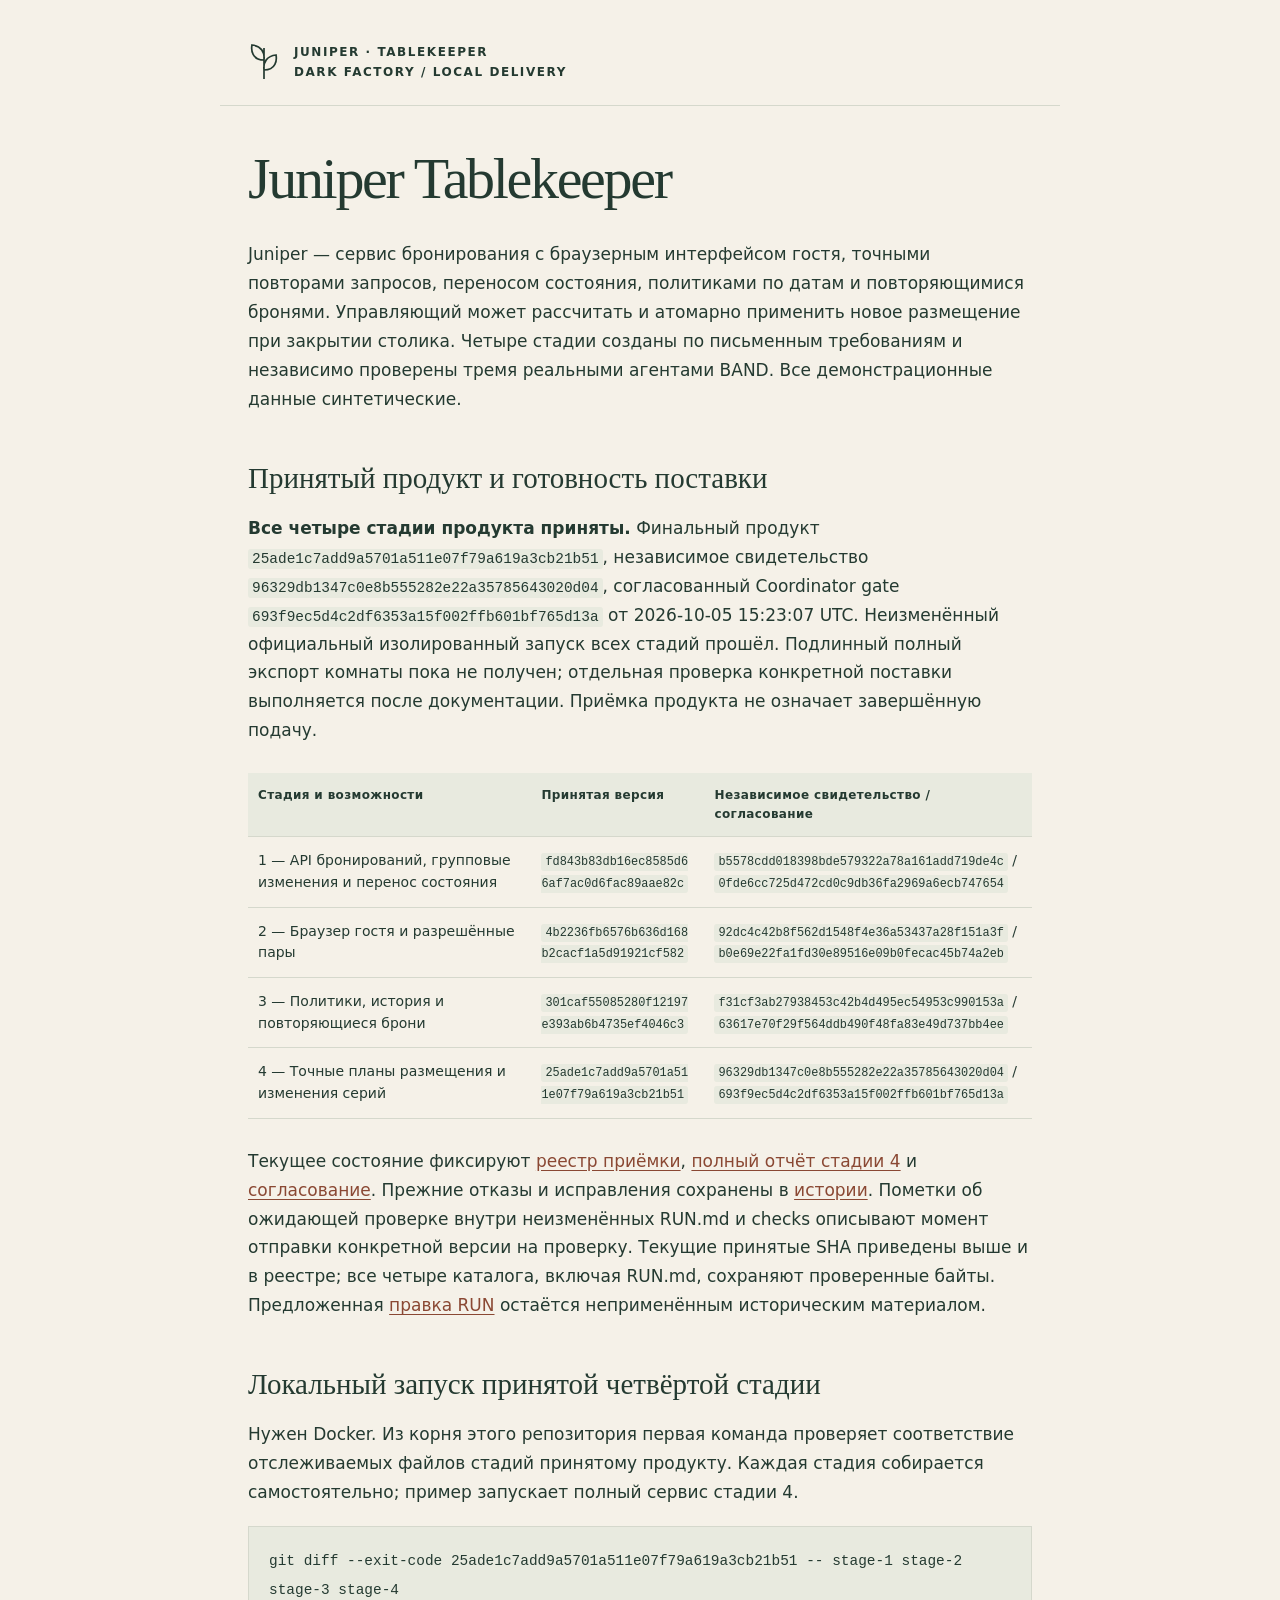
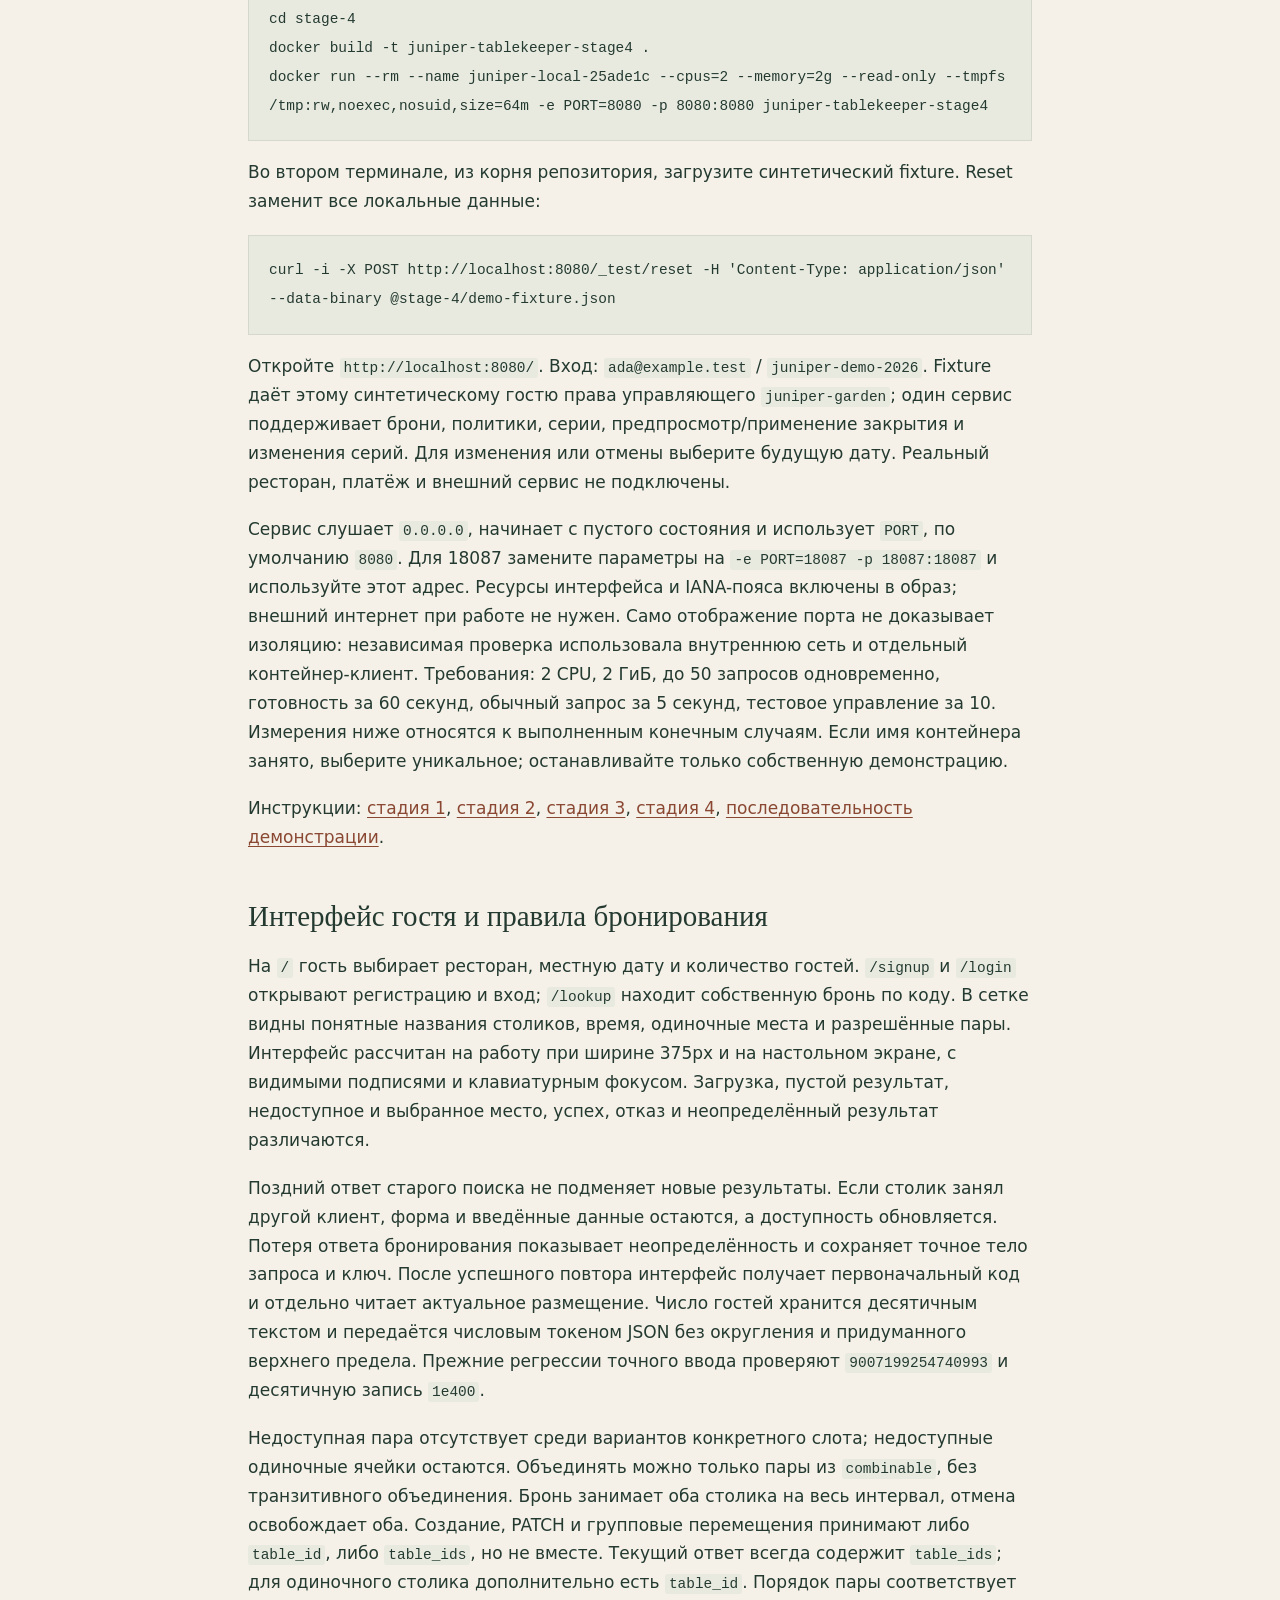
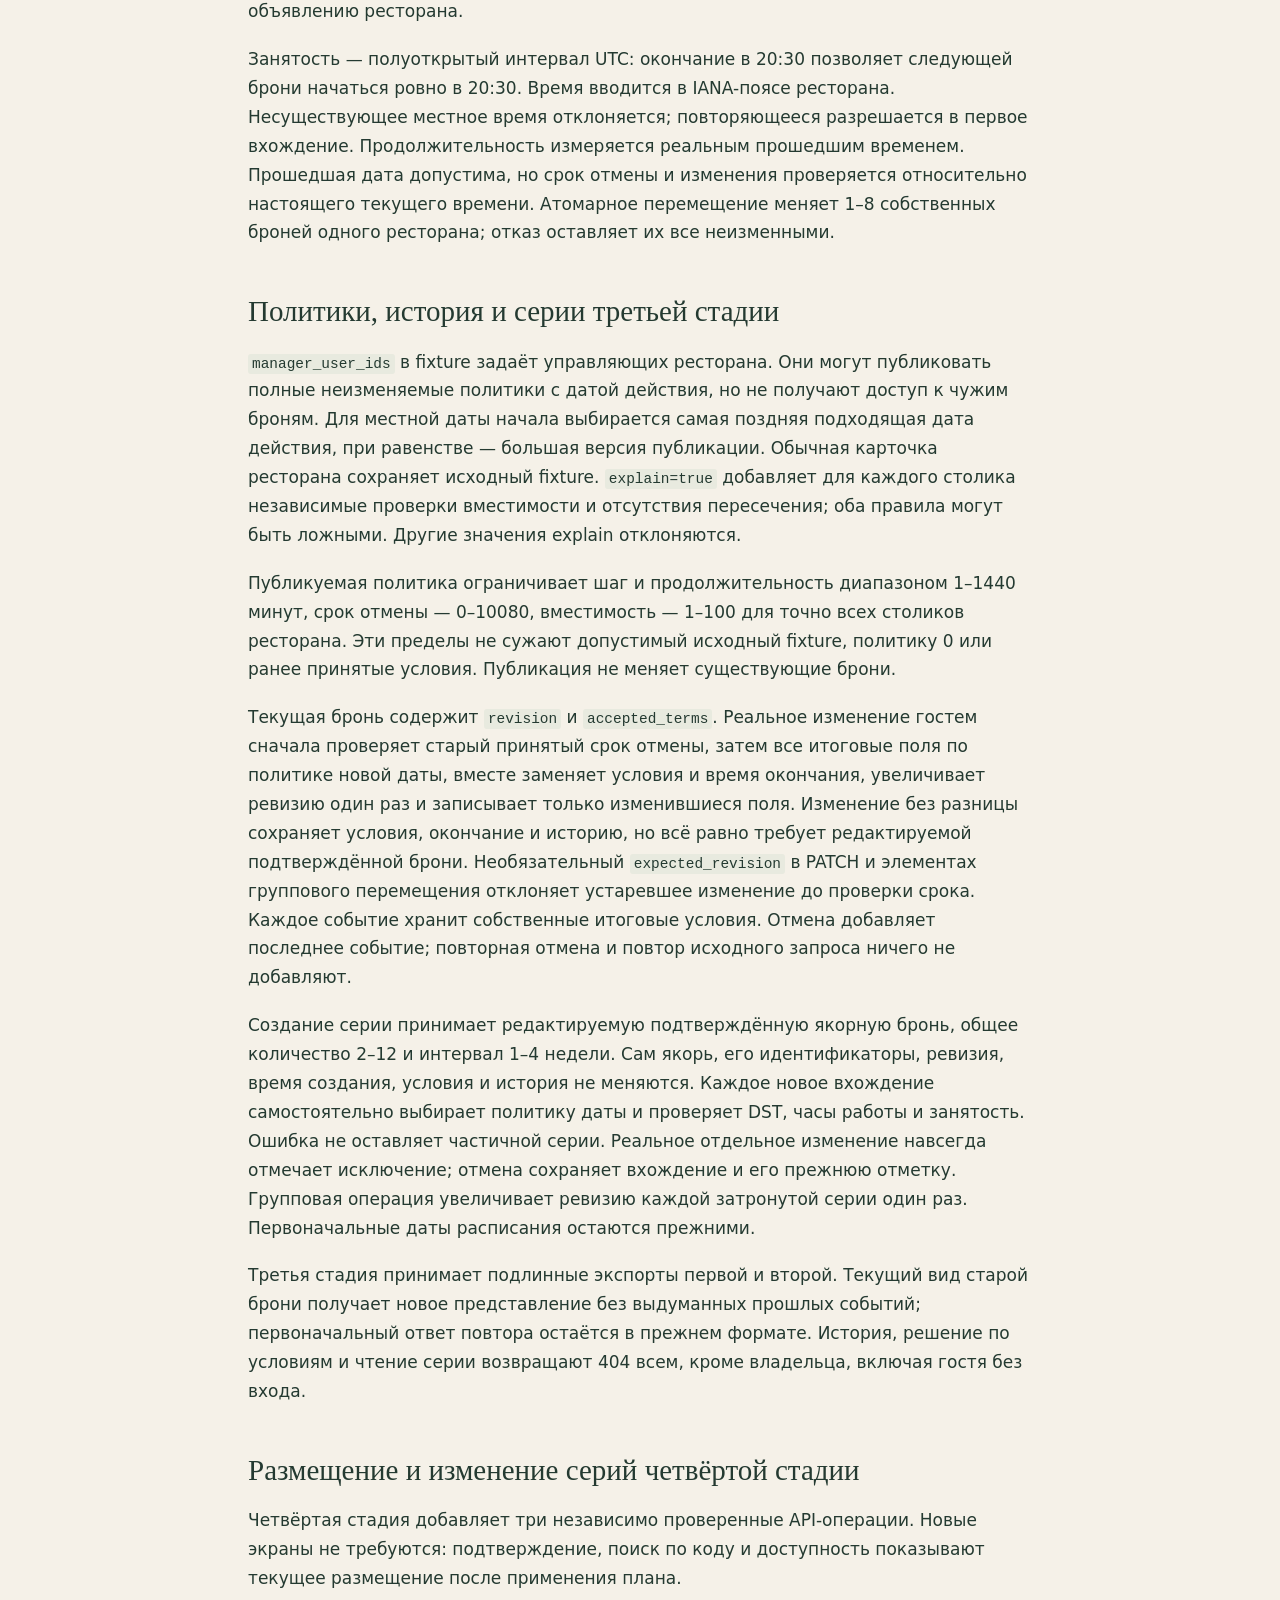
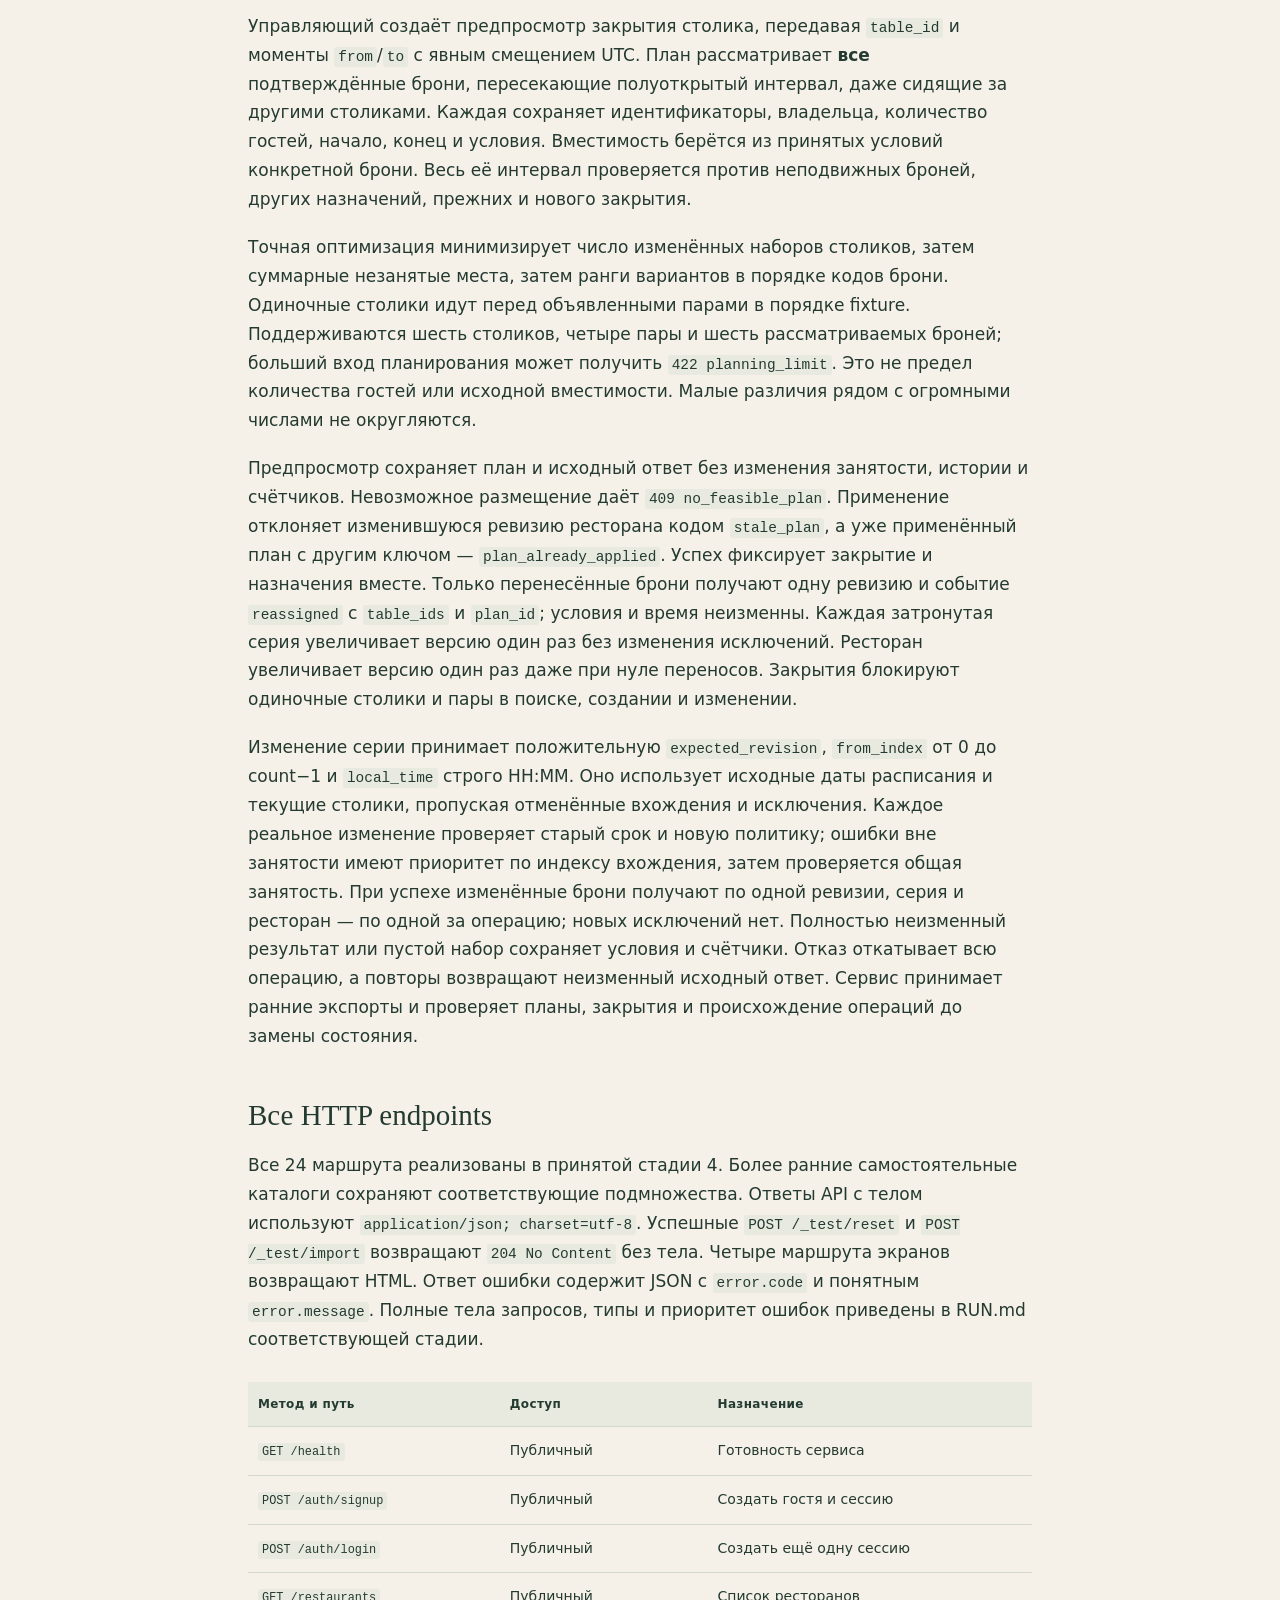
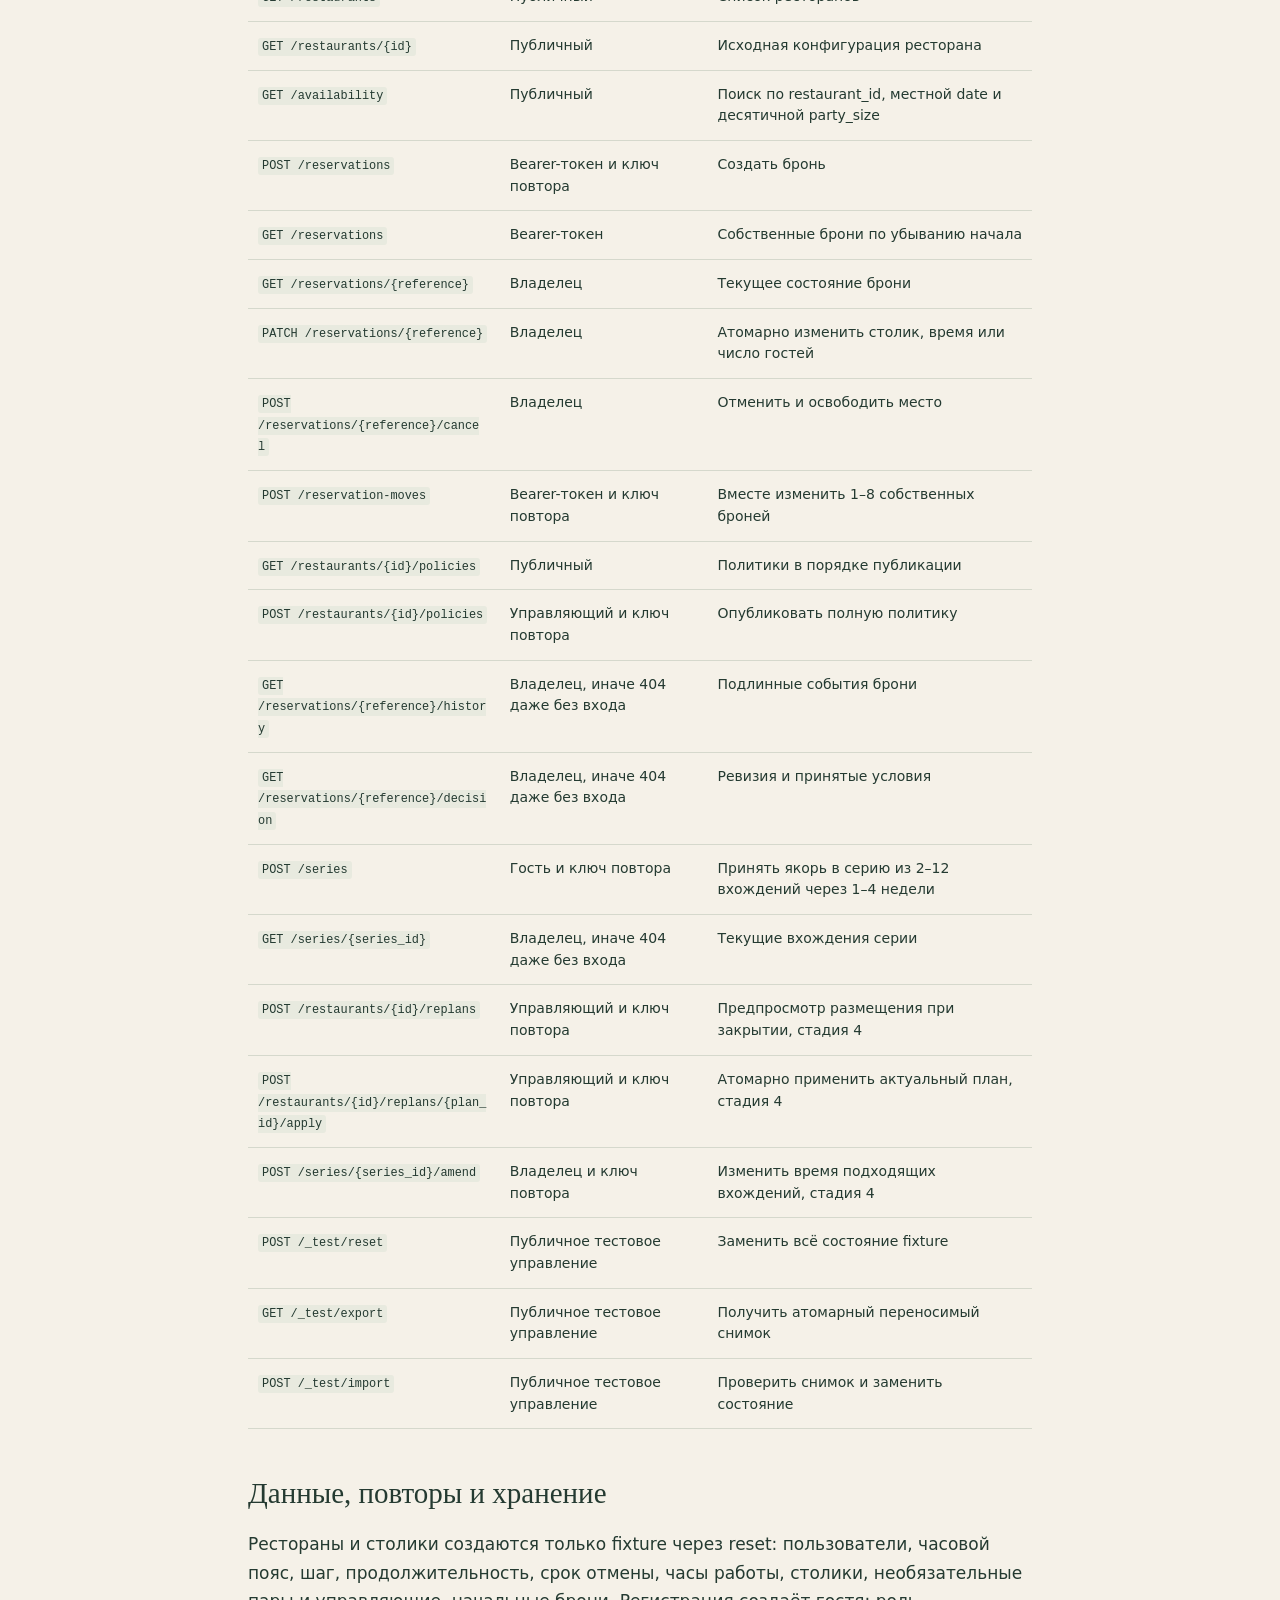
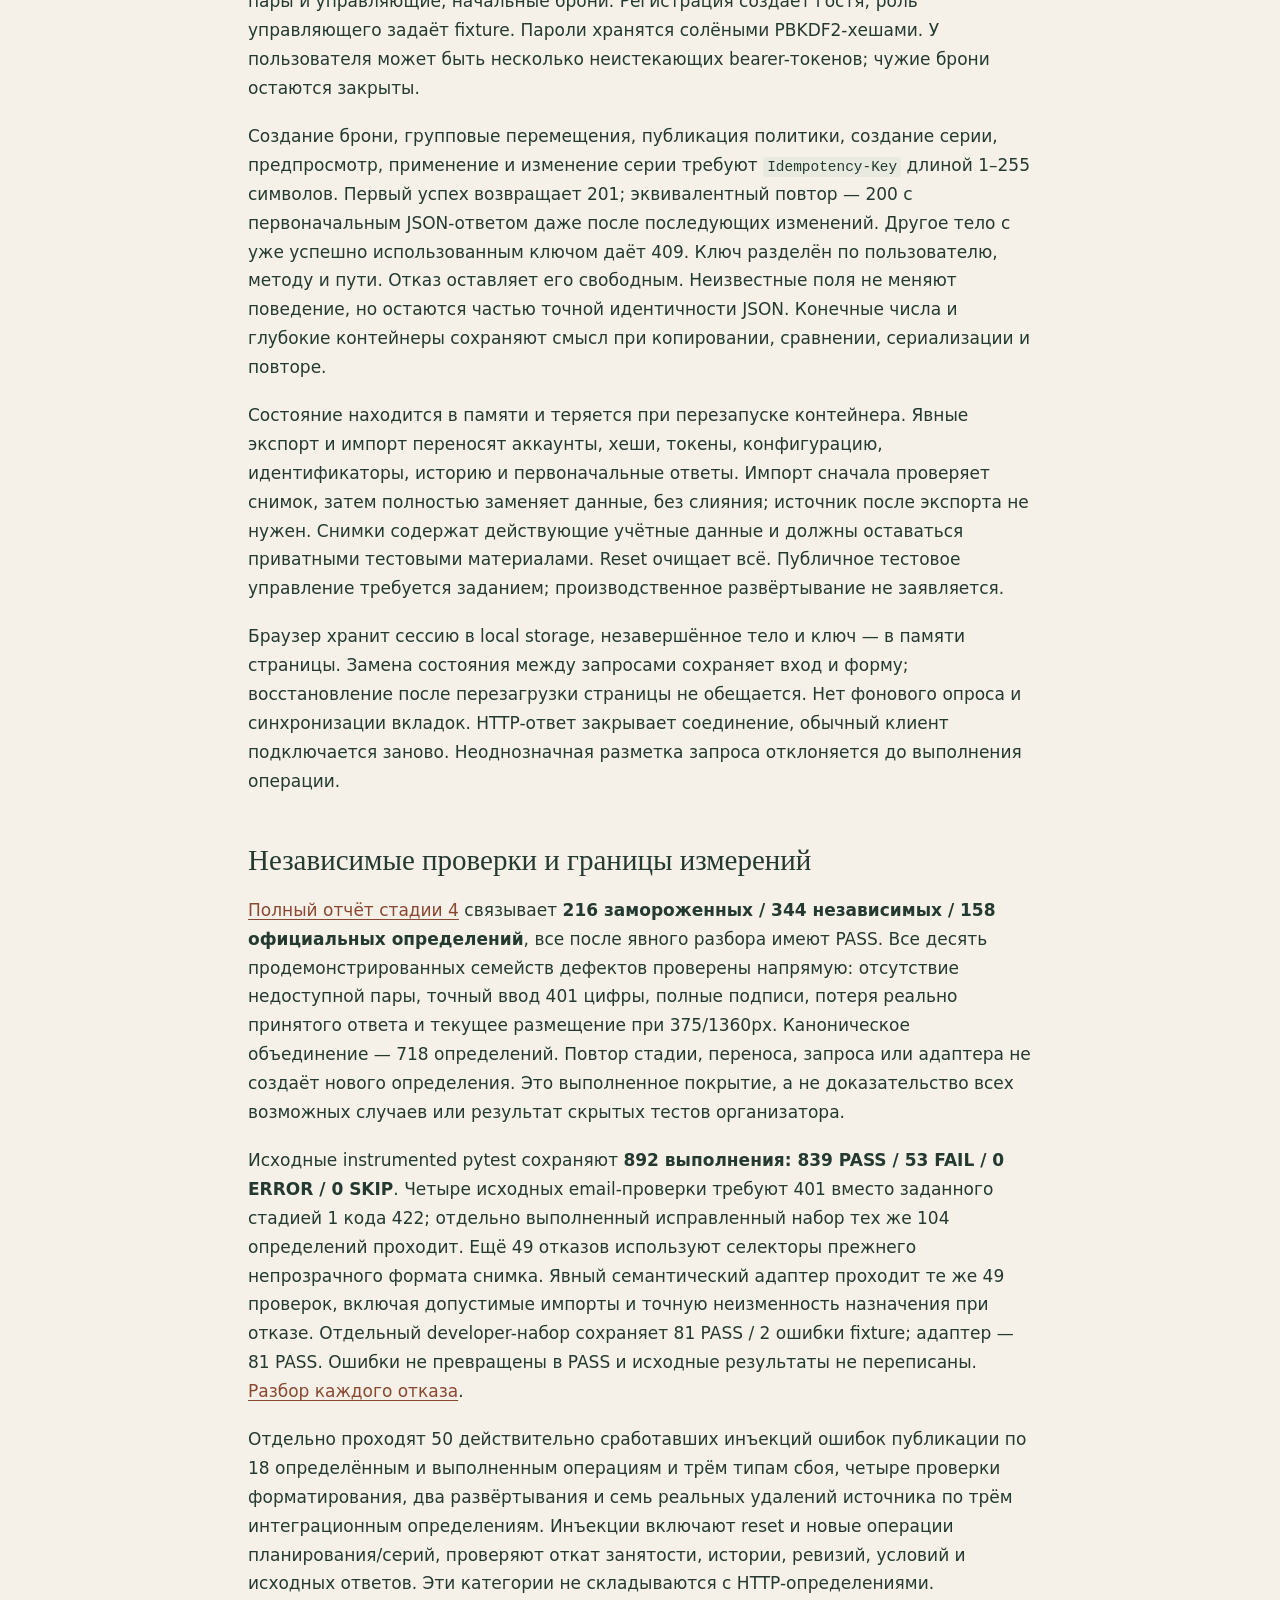
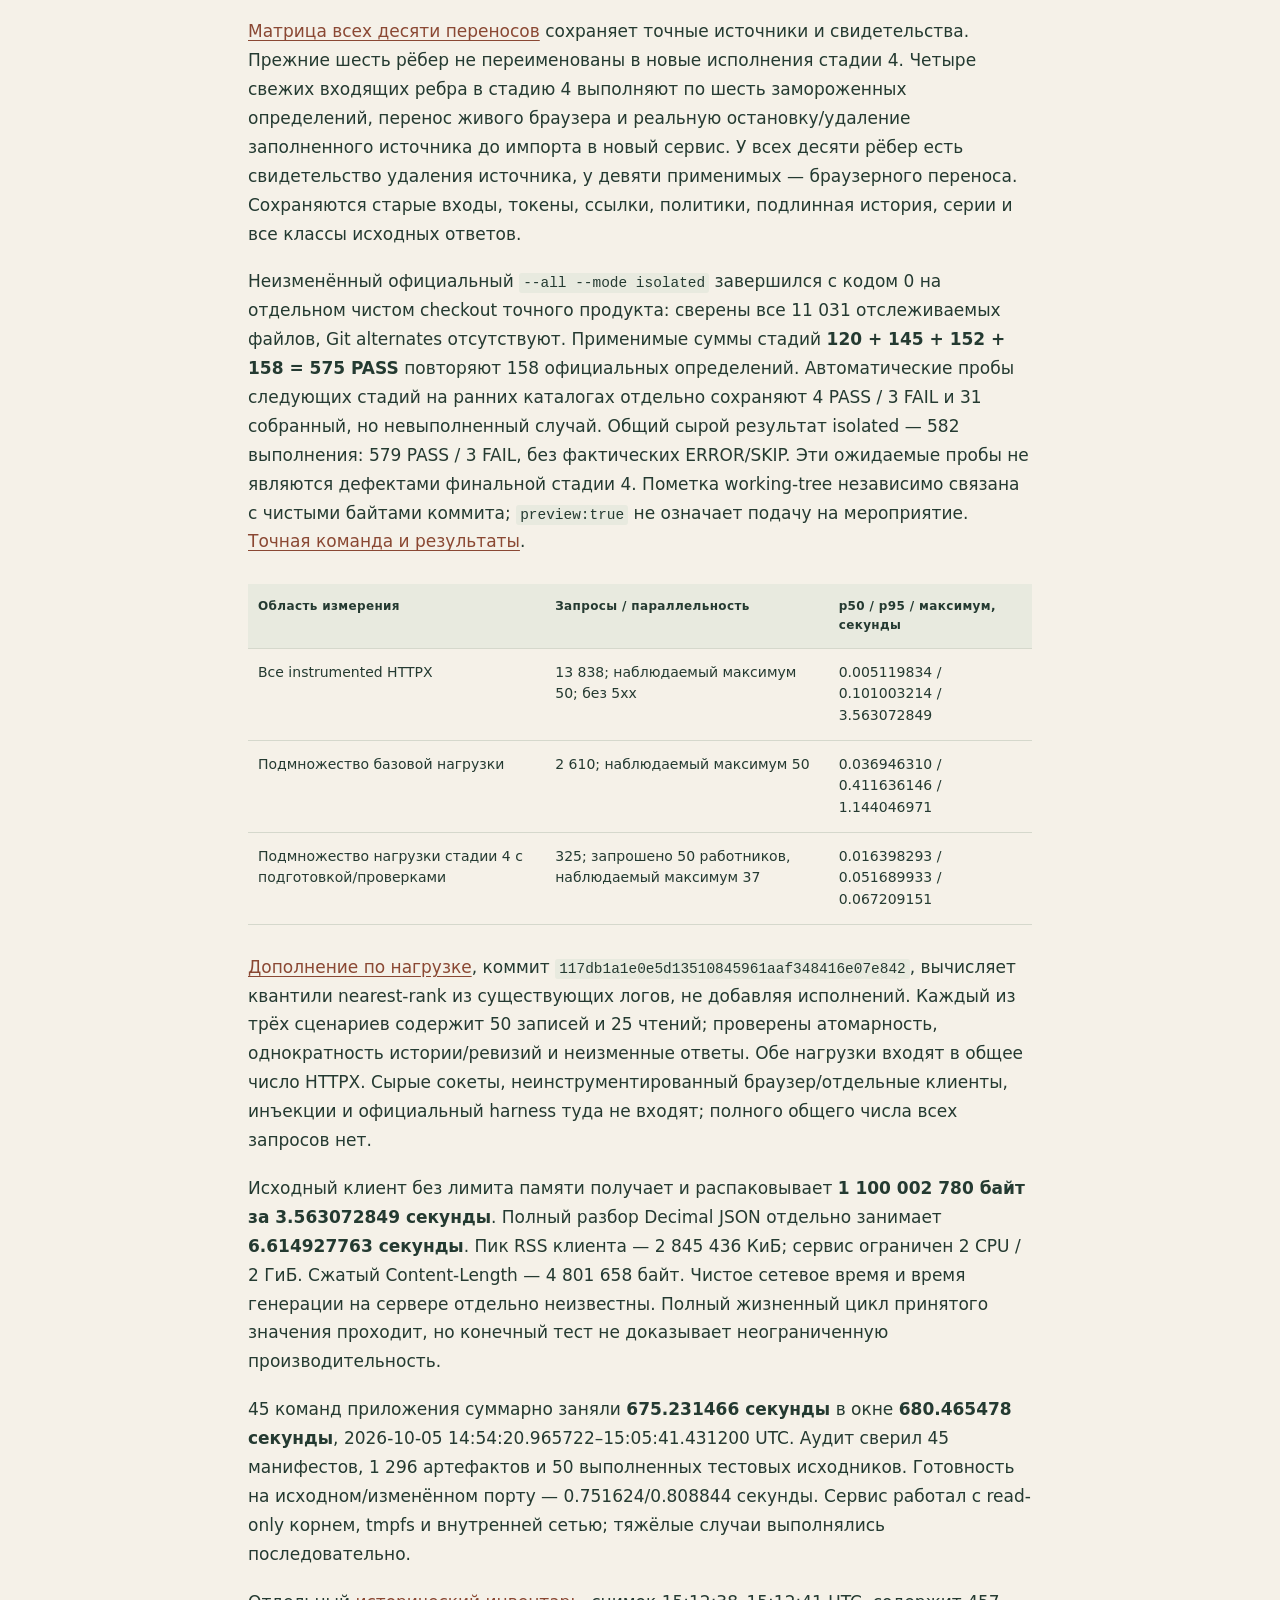
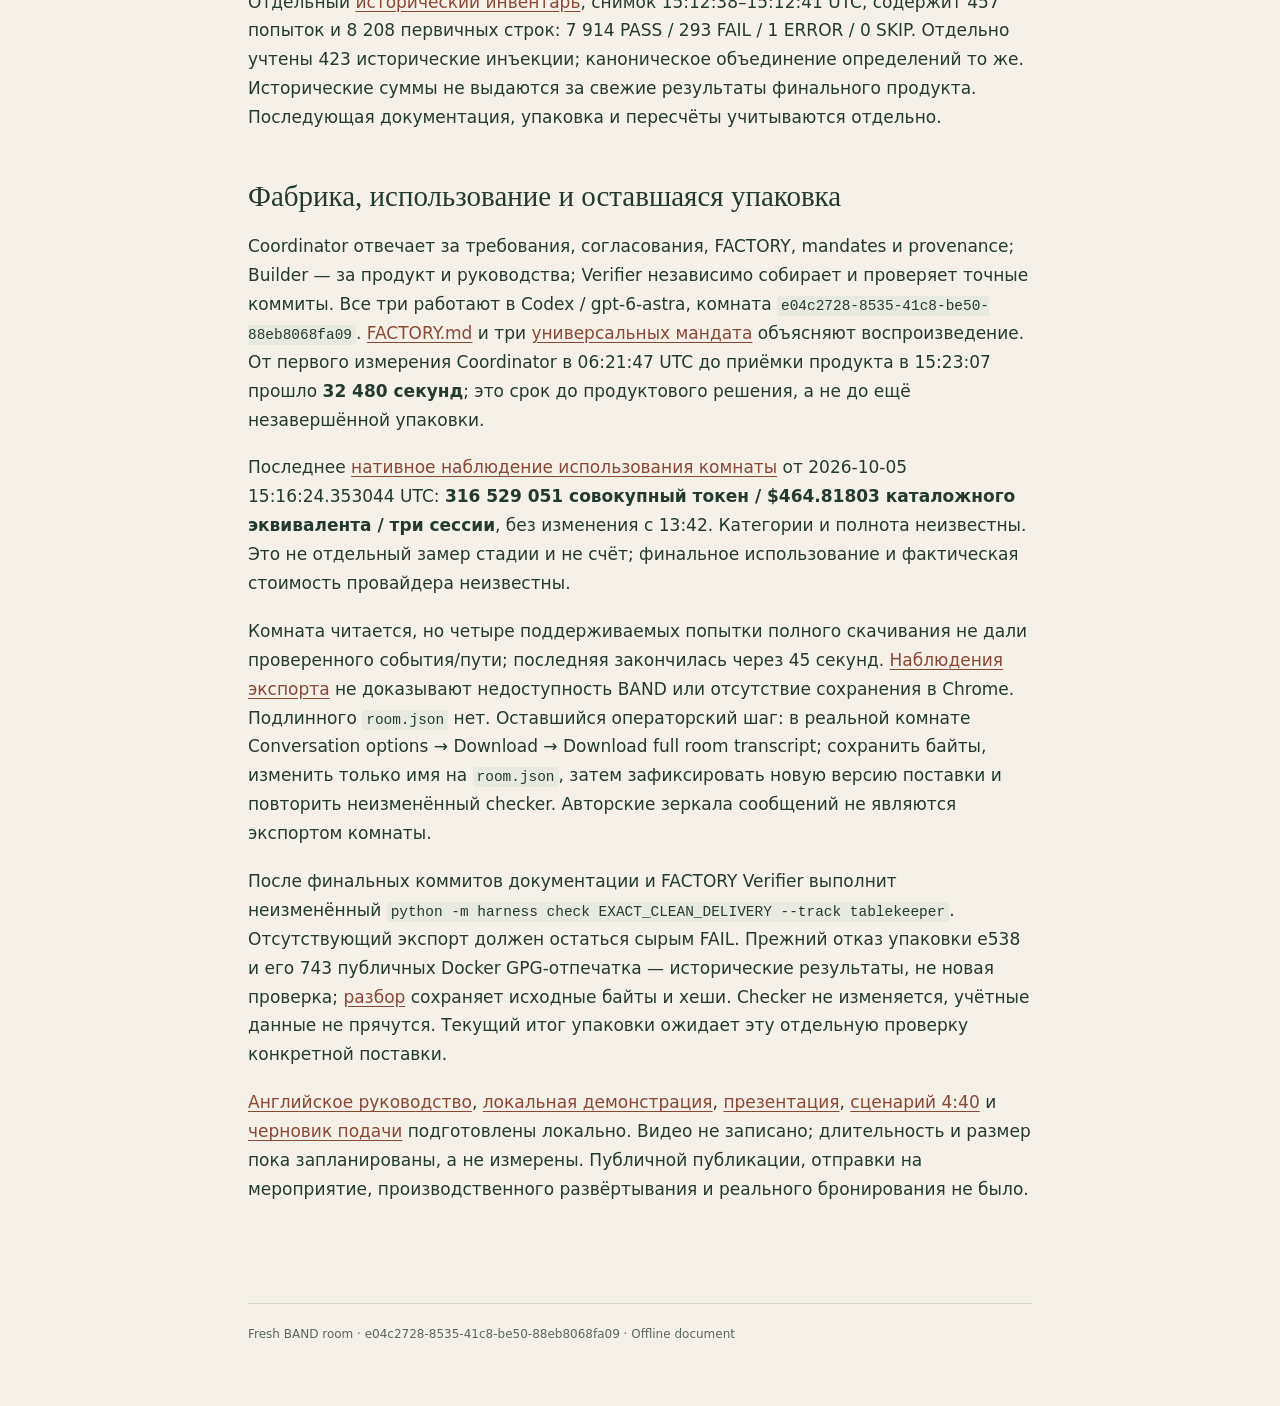
<file: FEATURES.html>
<!doctype html>
<html lang="ru"><head><meta charset="utf-8"><meta name="viewport" content="width=device-width,initial-scale=1"><title>Juniper Tablekeeper · FEATURES</title><style>
:root{color-scheme:light;--paper:#f5f1e8;--ink:#243a31;--muted:#59675e;--line:#d5d8cc;--accent:#8a4833}
*{box-sizing:border-box}body{margin:0;background:var(--paper);color:var(--ink);overflow-wrap:anywhere;font:17px/1.7 system-ui,-apple-system,BlinkMacSystemFont,"Segoe UI",sans-serif}
.brand{max-width:840px;margin:0 auto;padding:42px 28px 22px;display:flex;gap:14px;align-items:center;border-bottom:1px solid var(--line);letter-spacing:.13em;font-size:12px;text-transform:uppercase;font-weight:750}
.brand svg{width:32px;height:40px;flex:none}main{max-width:840px;padding:32px 28px 80px;margin:auto}h1{font-family:Georgia,serif;font-size:clamp(36px,7vw,58px);font-weight:400;line-height:1.08;letter-spacing:-.04em;margin:10px 0 30px}h2{font-family:Georgia,serif;font-size:29px;font-weight:400;line-height:1.25;margin:46px 0 18px}p{margin:0 0 19px}a{color:var(--accent);text-underline-offset:3px}a:focus-visible{outline:3px solid var(--accent);outline-offset:4px}code{font-size:.85em;background:#e8eadf;padding:2px 4px;border-radius:3px;overflow-wrap:anywhere}pre{padding:20px;background:#e8eadf;white-space:pre-wrap;overflow-wrap:anywhere;border:1px solid var(--line)}pre code{padding:0}table{border-collapse:collapse;width:100%;font-size:14px;line-height:1.55;margin:28px 0}th:first-child{min-width:4em}th{text-align:left;font-size:12px;letter-spacing:.03em;background:#e8eadf}th,td{padding:13px 10px;vertical-align:top;border-bottom:1px solid var(--line);overflow-wrap:anywhere}li{margin-bottom:9px}footer{max-width:784px;margin:0 auto 40px;padding-top:20px;border-top:1px solid var(--line);font-size:12px;color:var(--muted)}@media(max-width:500px){body{font-size:16px}.brand{padding:26px 20px 18px}main{padding:24px 20px 50px}h2{font-size:26px}table{font-size:12px}th,td{padding:10px 6px}footer{margin:0 20px 30px}}@media print{body{background:white}main{padding-top:0}a{color:inherit}h2{break-after:avoid}tr{break-inside:avoid}}
</style></head>
<body><div class="brand"><svg viewBox="0 0 32 40" aria-hidden="true"><path d="M16 37V6M16 18C4 18 3 8 4 3c9 1 13 7 12 15Zm0 10c12 0 13-10 12-15-9 1-13 7-12 15Z" fill="none" stroke="currentColor" stroke-width="1.7"/></svg><span>Juniper · Tablekeeper<br>Dark Factory / Local delivery</span></div><main><h1>Juniper Tablekeeper</h1>
<p>Juniper — сервис бронирования с браузерным интерфейсом гостя, точными повторами запросов, переносом состояния, политиками по датам и повторяющимися бронями. Управляющий может рассчитать и атомарно применить новое размещение при закрытии столика. Четыре стадии созданы по письменным требованиям и независимо проверены тремя реальными агентами BAND. Все демонстрационные данные синтетические.</p>
<h2>Принятый продукт и готовность поставки</h2>
<p><strong>Все четыре стадии продукта приняты.</strong> Финальный продукт <code>25ade1c7add9a5701a511e07f79a619a3cb21b51</code>, независимое свидетельство <code>96329db1347c0e8b555282e22a35785643020d04</code>, согласованный Coordinator gate <code>693f9ec5d4c2df6353a15f002ffb601bf765d13a</code> от 2026-10-05 15:23:07 UTC. Неизменённый официальный изолированный запуск всех стадий прошёл. Подлинный полный экспорт комнаты пока не получен; отдельная проверка конкретной поставки выполняется после документации. Приёмка продукта не означает завершённую подачу.</p>
<table>
<thead>
<tr>
<th>Стадия и возможности</th>
<th>Принятая версия</th>
<th>Независимое свидетельство / согласование</th>
</tr>
</thead>
<tbody>
<tr>
<td>1 — API бронирований, групповые изменения и перенос состояния</td>
<td><code>fd843b83db16ec8585d66af7ac0d6fac89aae82c</code></td>
<td><code>b5578cdd018398bde579322a78a161add719de4c</code> / <code>0fde6cc725d472cd0c9db36fa2969a6ecb747654</code></td>
</tr>
<tr>
<td>2 — Браузер гостя и разрешённые пары</td>
<td><code>4b2236fb6576b636d168b2cacf1a5d91921cf582</code></td>
<td><code>92dc4c42b8f562d1548f4e36a53437a28f151a3f</code> / <code>b0e69e22fa1fd30e89516e09b0fecac45b74a2eb</code></td>
</tr>
<tr>
<td>3 — Политики, история и повторяющиеся брони</td>
<td><code>301caf55085280f12197e393ab6b4735ef4046c3</code></td>
<td><code>f31cf3ab27938453c42b4d495ec54953c990153a</code> / <code>63617e70f29f564ddb490f48fa83e49d737bb4ee</code></td>
</tr>
<tr>
<td>4 — Точные планы размещения и изменения серий</td>
<td><code>25ade1c7add9a5701a511e07f79a619a3cb21b51</code></td>
<td><code>96329db1347c0e8b555282e22a35785643020d04</code> / <code>693f9ec5d4c2df6353a15f002ffb601bf765d13a</code></td>
</tr>
</tbody>
</table>
<p>Текущее состояние фиксируют <a href="acceptance.md">реестр приёмки</a>, <a href="reports/stage-4/REVIEW-25ade1c.md">полный отчёт стадии 4</a> и <a href="provenance/stage-4-pair-acceptance.json">согласование</a>. Прежние отказы и исправления сохранены в <a href="demo/HISTORY.md">истории</a>. Пометки об ожидающей проверке внутри неизменённых RUN.md и checks описывают момент отправки конкретной версии на проверку. Текущие принятые SHA приведены выше и в реестре; все четыре каталога, включая RUN.md, сохраняют проверенные байты. Предложенная <a href="demo/review-handoffs/stage4-25ade1c7-run-asof-proposed.patch">правка RUN</a> остаётся неприменённым историческим материалом.</p>
<h2>Локальный запуск принятой четвёртой стадии</h2>
<p>Нужен Docker. Из корня этого репозитория первая команда проверяет соответствие отслеживаемых файлов стадий принятому продукту. Каждая стадия собирается самостоятельно; пример запускает полный сервис стадии 4.</p>
<pre><code class="language-sh">git diff --exit-code 25ade1c7add9a5701a511e07f79a619a3cb21b51 -- stage-1 stage-2 stage-3 stage-4
cd stage-4
docker build -t juniper-tablekeeper-stage4 .
docker run --rm --name juniper-local-25ade1c --cpus=2 --memory=2g --read-only --tmpfs /tmp:rw,noexec,nosuid,size=64m -e PORT=8080 -p 8080:8080 juniper-tablekeeper-stage4
</code></pre>
<p>Во втором терминале, из корня репозитория, загрузите синтетический fixture. Reset заменит все локальные данные:</p>
<pre><code class="language-sh">curl -i -X POST http://localhost:8080/_test/reset -H 'Content-Type: application/json' --data-binary @stage-4/demo-fixture.json
</code></pre>
<p>Откройте <code>http://localhost:8080/</code>. Вход: <code>ada@example.test</code> / <code>juniper-demo-2026</code>. Fixture даёт этому синтетическому гостю права управляющего <code>juniper-garden</code>; один сервис поддерживает брони, политики, серии, предпросмотр/применение закрытия и изменения серий. Для изменения или отмены выберите будущую дату. Реальный ресторан, платёж и внешний сервис не подключены.</p>
<p>Сервис слушает <code>0.0.0.0</code>, начинает с пустого состояния и использует <code>PORT</code>, по умолчанию <code>8080</code>. Для 18087 замените параметры на <code>-e PORT=18087 -p 18087:18087</code> и используйте этот адрес. Ресурсы интерфейса и IANA-пояса включены в образ; внешний интернет при работе не нужен. Само отображение порта не доказывает изоляцию: независимая проверка использовала внутреннюю сеть и отдельный контейнер-клиент. Требования: 2 CPU, 2 ГиБ, до 50 запросов одновременно, готовность за 60 секунд, обычный запрос за 5 секунд, тестовое управление за 10. Измерения ниже относятся к выполненным конечным случаям. Если имя контейнера занято, выберите уникальное; останавливайте только собственную демонстрацию.</p>
<p>Инструкции: <a href="stage-1/RUN.md">стадия 1</a>, <a href="stage-2/RUN.md">стадия 2</a>, <a href="stage-3/RUN.md">стадия 3</a>, <a href="stage-4/RUN.md">стадия 4</a>, <a href="demo/DEMO.md">последовательность демонстрации</a>.</p>
<h2>Интерфейс гостя и правила бронирования</h2>
<p>На <code>/</code> гость выбирает ресторан, местную дату и количество гостей. <code>/signup</code> и <code>/login</code> открывают регистрацию и вход; <code>/lookup</code> находит собственную бронь по коду. В сетке видны понятные названия столиков, время, одиночные места и разрешённые пары. Интерфейс рассчитан на работу при ширине 375px и на настольном экране, с видимыми подписями и клавиатурным фокусом. Загрузка, пустой результат, недоступное и выбранное место, успех, отказ и неопределённый результат различаются.</p>
<p>Поздний ответ старого поиска не подменяет новые результаты. Если столик занял другой клиент, форма и введённые данные остаются, а доступность обновляется. Потеря ответа бронирования показывает неопределённость и сохраняет точное тело запроса и ключ. После успешного повтора интерфейс получает первоначальный код и отдельно читает актуальное размещение. Число гостей хранится десятичным текстом и передаётся числовым токеном JSON без округления и придуманного верхнего предела. Прежние регрессии точного ввода проверяют <code>9007199254740993</code> и десятичную запись <code>1e400</code>.</p>
<p>Недоступная пара отсутствует среди вариантов конкретного слота; недоступные одиночные ячейки остаются. Объединять можно только пары из <code>combinable</code>, без транзитивного объединения. Бронь занимает оба столика на весь интервал, отмена освобождает оба. Создание, PATCH и групповые перемещения принимают либо <code>table_id</code>, либо <code>table_ids</code>, но не вместе. Текущий ответ всегда содержит <code>table_ids</code>; для одиночного столика дополнительно есть <code>table_id</code>. Порядок пары соответствует объявлению ресторана.</p>
<p>Занятость — полуоткрытый интервал UTC: окончание в 20:30 позволяет следующей брони начаться ровно в 20:30. Время вводится в IANA-поясе ресторана. Несуществующее местное время отклоняется; повторяющееся разрешается в первое вхождение. Продолжительность измеряется реальным прошедшим временем. Прошедшая дата допустима, но срок отмены и изменения проверяется относительно настоящего текущего времени. Атомарное перемещение меняет 1–8 собственных броней одного ресторана; отказ оставляет их все неизменными.</p>
<h2>Политики, история и серии третьей стадии</h2>
<p><code>manager_user_ids</code> в fixture задаёт управляющих ресторана. Они могут публиковать полные неизменяемые политики с датой действия, но не получают доступ к чужим броням. Для местной даты начала выбирается самая поздняя подходящая дата действия, при равенстве — большая версия публикации. Обычная карточка ресторана сохраняет исходный fixture. <code>explain=true</code> добавляет для каждого столика независимые проверки вместимости и отсутствия пересечения; оба правила могут быть ложными. Другие значения explain отклоняются.</p>
<p>Публикуемая политика ограничивает шаг и продолжительность диапазоном 1–1440 минут, срок отмены — 0–10080, вместимость — 1–100 для точно всех столиков ресторана. Эти пределы не сужают допустимый исходный fixture, политику 0 или ранее принятые условия. Публикация не меняет существующие брони.</p>
<p>Текущая бронь содержит <code>revision</code> и <code>accepted_terms</code>. Реальное изменение гостем сначала проверяет старый принятый срок отмены, затем все итоговые поля по политике новой даты, вместе заменяет условия и время окончания, увеличивает ревизию один раз и записывает только изменившиеся поля. Изменение без разницы сохраняет условия, окончание и историю, но всё равно требует редактируемой подтверждённой брони. Необязательный <code>expected_revision</code> в PATCH и элементах группового перемещения отклоняет устаревшее изменение до проверки срока. Каждое событие хранит собственные итоговые условия. Отмена добавляет последнее событие; повторная отмена и повтор исходного запроса ничего не добавляют.</p>
<p>Создание серии принимает редактируемую подтверждённую якорную бронь, общее количество 2–12 и интервал 1–4 недели. Сам якорь, его идентификаторы, ревизия, время создания, условия и история не меняются. Каждое новое вхождение самостоятельно выбирает политику даты и проверяет DST, часы работы и занятость. Ошибка не оставляет частичной серии. Реальное отдельное изменение навсегда отмечает исключение; отмена сохраняет вхождение и его прежнюю отметку. Групповая операция увеличивает ревизию каждой затронутой серии один раз. Первоначальные даты расписания остаются прежними.</p>
<p>Третья стадия принимает подлинные экспорты первой и второй. Текущий вид старой брони получает новое представление без выдуманных прошлых событий; первоначальный ответ повтора остаётся в прежнем формате. История, решение по условиям и чтение серии возвращают 404 всем, кроме владельца, включая гостя без входа.</p>
<h2>Размещение и изменение серий четвёртой стадии</h2>
<p>Четвёртая стадия добавляет три независимо проверенные API-операции. Новые экраны не требуются: подтверждение, поиск по коду и доступность показывают текущее размещение после применения плана.</p>
<p>Управляющий создаёт предпросмотр закрытия столика, передавая <code>table_id</code> и моменты <code>from</code>/<code>to</code> с явным смещением UTC. План рассматривает <strong>все</strong> подтверждённые брони, пересекающие полуоткрытый интервал, даже сидящие за другими столиками. Каждая сохраняет идентификаторы, владельца, количество гостей, начало, конец и условия. Вместимость берётся из принятых условий конкретной брони. Весь её интервал проверяется против неподвижных броней, других назначений, прежних и нового закрытия.</p>
<p>Точная оптимизация минимизирует число изменённых наборов столиков, затем суммарные незанятые места, затем ранги вариантов в порядке кодов брони. Одиночные столики идут перед объявленными парами в порядке fixture. Поддерживаются шесть столиков, четыре пары и шесть рассматриваемых броней; больший вход планирования может получить <code>422 planning_limit</code>. Это не предел количества гостей или исходной вместимости. Малые различия рядом с огромными числами не округляются.</p>
<p>Предпросмотр сохраняет план и исходный ответ без изменения занятости, истории и счётчиков. Невозможное размещение даёт <code>409 no_feasible_plan</code>. Применение отклоняет изменившуюся ревизию ресторана кодом <code>stale_plan</code>, а уже применённый план с другим ключом — <code>plan_already_applied</code>. Успех фиксирует закрытие и назначения вместе. Только перенесённые брони получают одну ревизию и событие <code>reassigned</code> с <code>table_ids</code> и <code>plan_id</code>; условия и время неизменны. Каждая затронутая серия увеличивает версию один раз без изменения исключений. Ресторан увеличивает версию один раз даже при нуле переносов. Закрытия блокируют одиночные столики и пары в поиске, создании и изменении.</p>
<p>Изменение серии принимает положительную <code>expected_revision</code>, <code>from_index</code> от 0 до count−1 и <code>local_time</code> строго HH:MM. Оно использует исходные даты расписания и текущие столики, пропуская отменённые вхождения и исключения. Каждое реальное изменение проверяет старый срок и новую политику; ошибки вне занятости имеют приоритет по индексу вхождения, затем проверяется общая занятость. При успехе изменённые брони получают по одной ревизии, серия и ресторан — по одной за операцию; новых исключений нет. Полностью неизменный результат или пустой набор сохраняет условия и счётчики. Отказ откатывает всю операцию, а повторы возвращают неизменный исходный ответ. Сервис принимает ранние экспорты и проверяет планы, закрытия и происхождение операций до замены состояния.</p>
<h2>Все HTTP endpoints</h2>
<p>Все 24 маршрута реализованы в принятой стадии 4. Более ранние самостоятельные каталоги сохраняют соответствующие подмножества. Ответы API с телом используют <code>application/json; charset=utf-8</code>. Успешные <code>POST /_test/reset</code> и <code>POST /_test/import</code> возвращают <code>204 No Content</code> без тела. Четыре маршрута экранов возвращают HTML. Ответ ошибки содержит JSON с <code>error.code</code> и понятным <code>error.message</code>. Полные тела запросов, типы и приоритет ошибок приведены в RUN.md соответствующей стадии.</p>
<table>
<thead>
<tr>
<th>Метод и путь</th>
<th>Доступ</th>
<th>Назначение</th>
</tr>
</thead>
<tbody>
<tr>
<td><code>GET /health</code></td>
<td>Публичный</td>
<td>Готовность сервиса</td>
</tr>
<tr>
<td><code>POST /auth/signup</code></td>
<td>Публичный</td>
<td>Создать гостя и сессию</td>
</tr>
<tr>
<td><code>POST /auth/login</code></td>
<td>Публичный</td>
<td>Создать ещё одну сессию</td>
</tr>
<tr>
<td><code>GET /restaurants</code></td>
<td>Публичный</td>
<td>Список ресторанов</td>
</tr>
<tr>
<td><code>GET /restaurants/{id}</code></td>
<td>Публичный</td>
<td>Исходная конфигурация ресторана</td>
</tr>
<tr>
<td><code>GET /availability</code></td>
<td>Публичный</td>
<td>Поиск по restaurant_id, местной date и десятичной party_size</td>
</tr>
<tr>
<td><code>POST /reservations</code></td>
<td>Bearer-токен и ключ повтора</td>
<td>Создать бронь</td>
</tr>
<tr>
<td><code>GET /reservations</code></td>
<td>Bearer-токен</td>
<td>Собственные брони по убыванию начала</td>
</tr>
<tr>
<td><code>GET /reservations/{reference}</code></td>
<td>Владелец</td>
<td>Текущее состояние брони</td>
</tr>
<tr>
<td><code>PATCH /reservations/{reference}</code></td>
<td>Владелец</td>
<td>Атомарно изменить столик, время или число гостей</td>
</tr>
<tr>
<td><code>POST /reservations/{reference}/cancel</code></td>
<td>Владелец</td>
<td>Отменить и освободить место</td>
</tr>
<tr>
<td><code>POST /reservation-moves</code></td>
<td>Bearer-токен и ключ повтора</td>
<td>Вместе изменить 1–8 собственных броней</td>
</tr>
<tr>
<td><code>GET /restaurants/{id}/policies</code></td>
<td>Публичный</td>
<td>Политики в порядке публикации</td>
</tr>
<tr>
<td><code>POST /restaurants/{id}/policies</code></td>
<td>Управляющий и ключ повтора</td>
<td>Опубликовать полную политику</td>
</tr>
<tr>
<td><code>GET /reservations/{reference}/history</code></td>
<td>Владелец, иначе 404 даже без входа</td>
<td>Подлинные события брони</td>
</tr>
<tr>
<td><code>GET /reservations/{reference}/decision</code></td>
<td>Владелец, иначе 404 даже без входа</td>
<td>Ревизия и принятые условия</td>
</tr>
<tr>
<td><code>POST /series</code></td>
<td>Гость и ключ повтора</td>
<td>Принять якорь в серию из 2–12 вхождений через 1–4 недели</td>
</tr>
<tr>
<td><code>GET /series/{series_id}</code></td>
<td>Владелец, иначе 404 даже без входа</td>
<td>Текущие вхождения серии</td>
</tr>
<tr>
<td><code>POST /restaurants/{id}/replans</code></td>
<td>Управляющий и ключ повтора</td>
<td>Предпросмотр размещения при закрытии, стадия 4</td>
</tr>
<tr>
<td><code>POST /restaurants/{id}/replans/{plan_id}/apply</code></td>
<td>Управляющий и ключ повтора</td>
<td>Атомарно применить актуальный план, стадия 4</td>
</tr>
<tr>
<td><code>POST /series/{series_id}/amend</code></td>
<td>Владелец и ключ повтора</td>
<td>Изменить время подходящих вхождений, стадия 4</td>
</tr>
<tr>
<td><code>POST /_test/reset</code></td>
<td>Публичное тестовое управление</td>
<td>Заменить всё состояние fixture</td>
</tr>
<tr>
<td><code>GET /_test/export</code></td>
<td>Публичное тестовое управление</td>
<td>Получить атомарный переносимый снимок</td>
</tr>
<tr>
<td><code>POST /_test/import</code></td>
<td>Публичное тестовое управление</td>
<td>Проверить снимок и заменить состояние</td>
</tr>
</tbody>
</table>
<h2>Данные, повторы и хранение</h2>
<p>Рестораны и столики создаются только fixture через reset: пользователи, часовой пояс, шаг, продолжительность, срок отмены, часы работы, столики, необязательные пары и управляющие, начальные брони. Регистрация создаёт гостя; роль управляющего задаёт fixture. Пароли хранятся солёными PBKDF2-хешами. У пользователя может быть несколько неистекающих bearer-токенов; чужие брони остаются закрыты.</p>
<p>Создание брони, групповые перемещения, публикация политики, создание серии, предпросмотр, применение и изменение серии требуют <code>Idempotency-Key</code> длиной 1–255 символов. Первый успех возвращает 201; эквивалентный повтор — 200 с первоначальным JSON-ответом даже после последующих изменений. Другое тело с уже успешно использованным ключом даёт 409. Ключ разделён по пользователю, методу и пути. Отказ оставляет его свободным. Неизвестные поля не меняют поведение, но остаются частью точной идентичности JSON. Конечные числа и глубокие контейнеры сохраняют смысл при копировании, сравнении, сериализации и повторе.</p>
<p>Состояние находится в памяти и теряется при перезапуске контейнера. Явные экспорт и импорт переносят аккаунты, хеши, токены, конфигурацию, идентификаторы, историю и первоначальные ответы. Импорт сначала проверяет снимок, затем полностью заменяет данные, без слияния; источник после экспорта не нужен. Снимки содержат действующие учётные данные и должны оставаться приватными тестовыми материалами. Reset очищает всё. Публичное тестовое управление требуется заданием; производственное развёртывание не заявляется.</p>
<p>Браузер хранит сессию в local storage, незавершённое тело и ключ — в памяти страницы. Замена состояния между запросами сохраняет вход и форму; восстановление после перезагрузки страницы не обещается. Нет фонового опроса и синхронизации вкладок. HTTP-ответ закрывает соединение, обычный клиент подключается заново. Неоднозначная разметка запроса отклоняется до выполнения операции.</p>
<h2>Независимые проверки и границы измерений</h2>
<p><a href="reports/stage-4/REVIEW-25ade1c.md">Полный отчёт стадии 4</a> связывает <strong>216 замороженных / 344 независимых / 158 официальных определений</strong>, все после явного разбора имеют PASS. Все десять продемонстрированных семейств дефектов проверены напрямую: отсутствие недоступной пары, точный ввод 401 цифры, полные подписи, потеря реально принятого ответа и текущее размещение при 375/1360px. Каноническое объединение — 718 определений. Повтор стадии, переноса, запроса или адаптера не создаёт нового определения. Это выполненное покрытие, а не доказательство всех возможных случаев или результат скрытых тестов организатора.</p>
<p>Исходные instrumented pytest сохраняют <strong>892 выполнения: 839 PASS / 53 FAIL / 0 ERROR / 0 SKIP</strong>. Четыре исходных email-проверки требуют 401 вместо заданного стадией 1 кода 422; отдельно выполненный исправленный набор тех же 104 определений проходит. Ещё 49 отказов используют селекторы прежнего непрозрачного формата снимка. Явный семантический адаптер проходит те же 49 проверок, включая допустимые импорты и точную неизменность назначения при отказе. Отдельный developer-набор сохраняет 81 PASS / 2 ошибки fixture; адаптер — 81 PASS. Ошибки не превращены в PASS и исходные результаты не переписаны. <a href="reports/stage-4/NONPASS-RECONCILIATION-25ade1c.json">Разбор каждого отказа</a>.</p>
<p>Отдельно проходят 50 действительно сработавших инъекций ошибок публикации по 18 определённым и выполненным операциям и трём типам сбоя, четыре проверки форматирования, два развёртывания и семь реальных удалений источника по трём интеграционным определениям. Инъекции включают reset и новые операции планирования/серий, проверяют откат занятости, истории, ревизий, условий и исходных ответов. Эти категории не складываются с HTTP-определениями.</p>
<p><a href="reports/stage-4/TRANSFER-MATRIX-25ade1c.json">Матрица всех десяти переносов</a> сохраняет точные источники и свидетельства. Прежние шесть рёбер не переименованы в новые исполнения стадии 4. Четыре свежих входящих ребра в стадию 4 выполняют по шесть замороженных определений, перенос живого браузера и реальную остановку/удаление заполненного источника до импорта в новый сервис. У всех десяти рёбер есть свидетельство удаления источника, у девяти применимых — браузерного переноса. Сохраняются старые входы, токены, ссылки, политики, подлинная история, серии и все классы исходных ответов.</p>
<p>Неизменённый официальный <code>--all --mode isolated</code> завершился с кодом 0 на отдельном чистом checkout точного продукта: сверены все 11 031 отслеживаемых файлов, Git alternates отсутствуют. Применимые суммы стадий <strong>120 + 145 + 152 + 158 = 575 PASS</strong> повторяют 158 официальных определений. Автоматические пробы следующих стадий на ранних каталогах отдельно сохраняют 4 PASS / 3 FAIL и 31 собранный, но невыполненный случай. Общий сырой результат isolated — 582 выполнения: 579 PASS / 3 FAIL, без фактических ERROR/SKIP. Эти ожидаемые пробы не являются дефектами финальной стадии 4. Пометка working-tree независимо связана с чистыми байтами коммита; <code>preview:true</code> не означает подачу на мероприятие. <a href="reports/stage-4/REVIEW-25ade1c.md">Точная команда и результаты</a>.</p>
<table>
<thead>
<tr>
<th>Область измерения</th>
<th>Запросы / параллельность</th>
<th>p50 / p95 / максимум, секунды</th>
</tr>
</thead>
<tbody>
<tr>
<td>Все instrumented HTTPX</td>
<td>13 838; наблюдаемый максимум 50; без 5xx</td>
<td>0.005119834 / 0.101003214 / 3.563072849</td>
</tr>
<tr>
<td>Подмножество базовой нагрузки</td>
<td>2 610; наблюдаемый максимум 50</td>
<td>0.036946310 / 0.411636146 / 1.144046971</td>
</tr>
<tr>
<td>Подмножество нагрузки стадии 4 с подготовкой/проверками</td>
<td>325; запрошено 50 работников, наблюдаемый максимум 37</td>
<td>0.016398293 / 0.051689933 / 0.067209151</td>
</tr>
</tbody>
</table>
<p><a href="reports/stage-4/LOAD-METRICS-25ade1c.md">Дополнение по нагрузке</a>, коммит <code>117db1a1e0e5d13510845961aaf348416e07e842</code>, вычисляет квантили nearest-rank из существующих логов, не добавляя исполнений. Каждый из трёх сценариев содержит 50 записей и 25 чтений; проверены атомарность, однократность истории/ревизий и неизменные ответы. Обе нагрузки входят в общее число HTTPX. Сырые сокеты, неинструментированный браузер/отдельные клиенты, инъекции и официальный harness туда не входят; полного общего числа всех запросов нет.</p>
<p>Исходный клиент без лимита памяти получает и распаковывает <strong>1 100 002 780 байт за 3.563072849 секунды</strong>. Полный разбор Decimal JSON отдельно занимает <strong>6.614927763 секунды</strong>. Пик RSS клиента — 2 845 436 КиБ; сервис ограничен 2 CPU / 2 ГиБ. Сжатый Content-Length — 4 801 658 байт. Чистое сетевое время и время генерации на сервере отдельно неизвестны. Полный жизненный цикл принятого значения проходит, но конечный тест не доказывает неограниченную производительность.</p>
<p>45 команд приложения суммарно заняли <strong>675.231466 секунды</strong> в окне <strong>680.465478 секунды</strong>, 2026-10-05 14:54:20.965722–15:05:41.431200 UTC. Аудит сверил 45 манифестов, 1 296 артефактов и 50 выполненных тестовых исходников. Готовность на исходном/изменённом порту — 0.751624/0.808844 секунды. Сервис работал с read-only корнем, tmpfs и внутренней сетью; тяжёлые случаи выполнялись последовательно.</p>
<p>Отдельный <a href="reports/history/20261005T151238.210978Z-final-history-25ade1c-ed3fc0df/inventory/README.md">исторический инвентарь</a>, снимок 15:12:38–15:12:41 UTC, содержит 457 попыток и 8 208 первичных строк: 7 914 PASS / 293 FAIL / 1 ERROR / 0 SKIP. Отдельно учтены 423 исторические инъекции; каноническое объединение определений то же. Исторические суммы не выдаются за свежие результаты финального продукта. Последующая документация, упаковка и пересчёты учитываются отдельно.</p>
<h2>Фабрика, использование и оставшаяся упаковка</h2>
<p>Coordinator отвечает за требования, согласования, FACTORY, mandates и provenance; Builder — за продукт и руководства; Verifier независимо собирает и проверяет точные коммиты. Все три работают в Codex / gpt-6-astra, комната <code>e04c2728-8535-41c8-be50-88eb8068fa09</code>. <a href="FACTORY.md">FACTORY.md</a> и три <a href="mandates/">универсальных мандата</a> объясняют воспроизведение. От первого измерения Coordinator в 06:21:47 UTC до приёмки продукта в 15:23:07 прошло <strong>32 480 секунд</strong>; это срок до продуктового решения, а не до ещё незавершённой упаковки.</p>
<p>Последнее <a href="provenance/usage-final-observation.json">нативное наблюдение использования комнаты</a> от 2026-10-05 15:16:24.353044 UTC: <strong>316 529 051 совокупный токен / $464.81803 каталожного эквивалента / три сессии</strong>, без изменения с 13:42. Категории и полнота неизвестны. Это не отдельный замер стадии и не счёт; финальное использование и фактическая стоимость провайдера неизвестны.</p>
<p>Комната читается, но четыре поддерживаемых попытки полного скачивания не дали проверенного события/пути; последняя закончилась через 45 секунд. <a href="provenance/export-readiness.md">Наблюдения экспорта</a> не доказывают недоступность BAND или отсутствие сохранения в Chrome. Подлинного <code>room.json</code> нет. Оставшийся операторский шаг: в реальной комнате Conversation options → Download → Download full room transcript; сохранить байты, изменить только имя на <code>room.json</code>, затем зафиксировать новую версию поставки и повторить неизменённый checker. Авторские зеркала сообщений не являются экспортом комнаты.</p>
<p>После финальных коммитов документации и FACTORY Verifier выполнит неизменённый <code>python -m harness check EXACT_CLEAN_DELIVERY --track tablekeeper</code>. Отсутствующий экспорт должен остаться сырым FAIL. Прежний отказ упаковки e538 и его 743 публичных Docker GPG-отпечатка — исторические результаты, не новая проверка; <a href="reports/stage-4/PACKAGING-e538cd1.json">разбор</a> сохраняет исходные байты и хеши. Checker не изменяется, учётные данные не прячутся. Текущий итог упаковки ожидает эту отдельную проверку конкретной поставки.</p>
<p><a href="README.html">Английское руководство</a>, <a href="demo/DEMO.md">локальная демонстрация</a>, <a href="demo/presentation.html">презентация</a>, <a href="demo/VIDEO-STORYBOARD.md">сценарий 4:40</a> и <a href="demo/SUBMISSION-DRAFT.md">черновик подачи</a> подготовлены локально. Видео не записано; длительность и размер пока запланированы, а не измерены. Публичной публикации, отправки на мероприятие, производственного развёртывания и реального бронирования не было.</p></main><footer>Fresh BAND room · e04c2728-8535-41c8-be50-88eb8068fa09 · Offline document</footer></body></html>
</file>
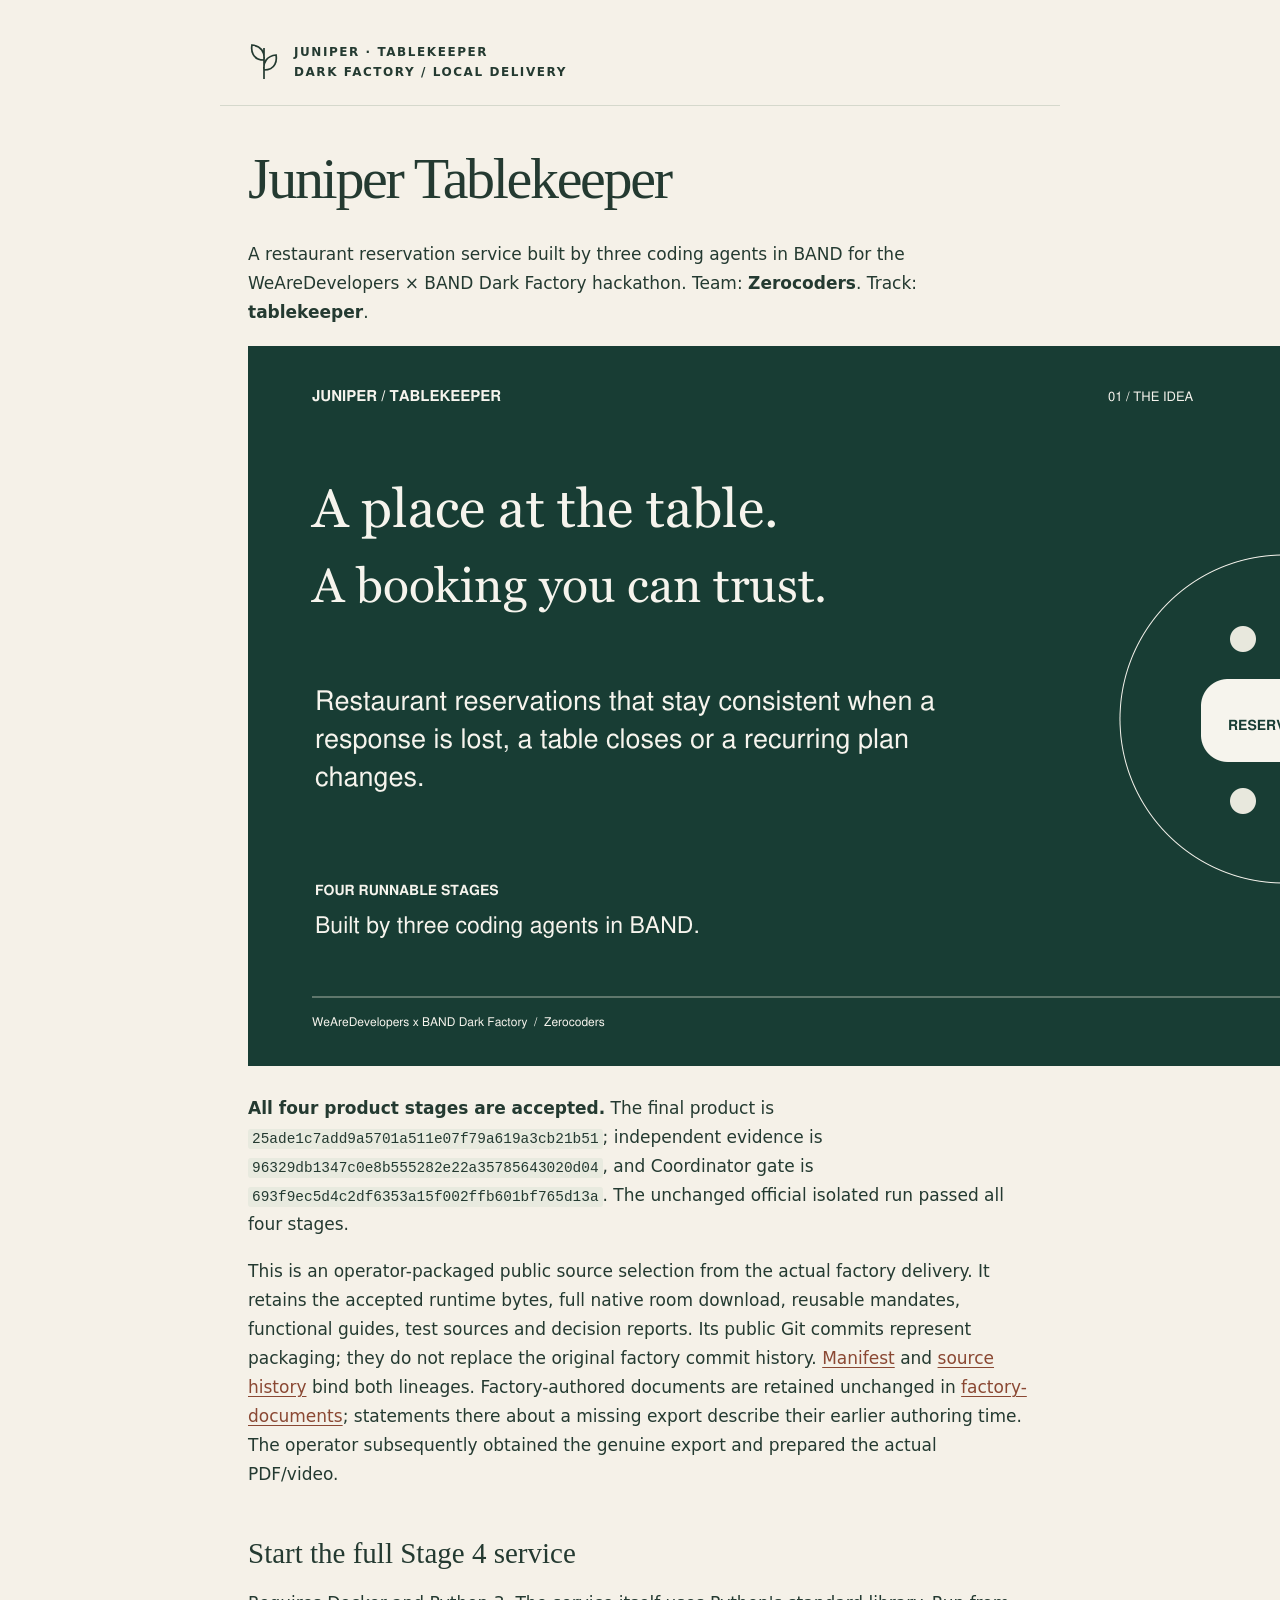
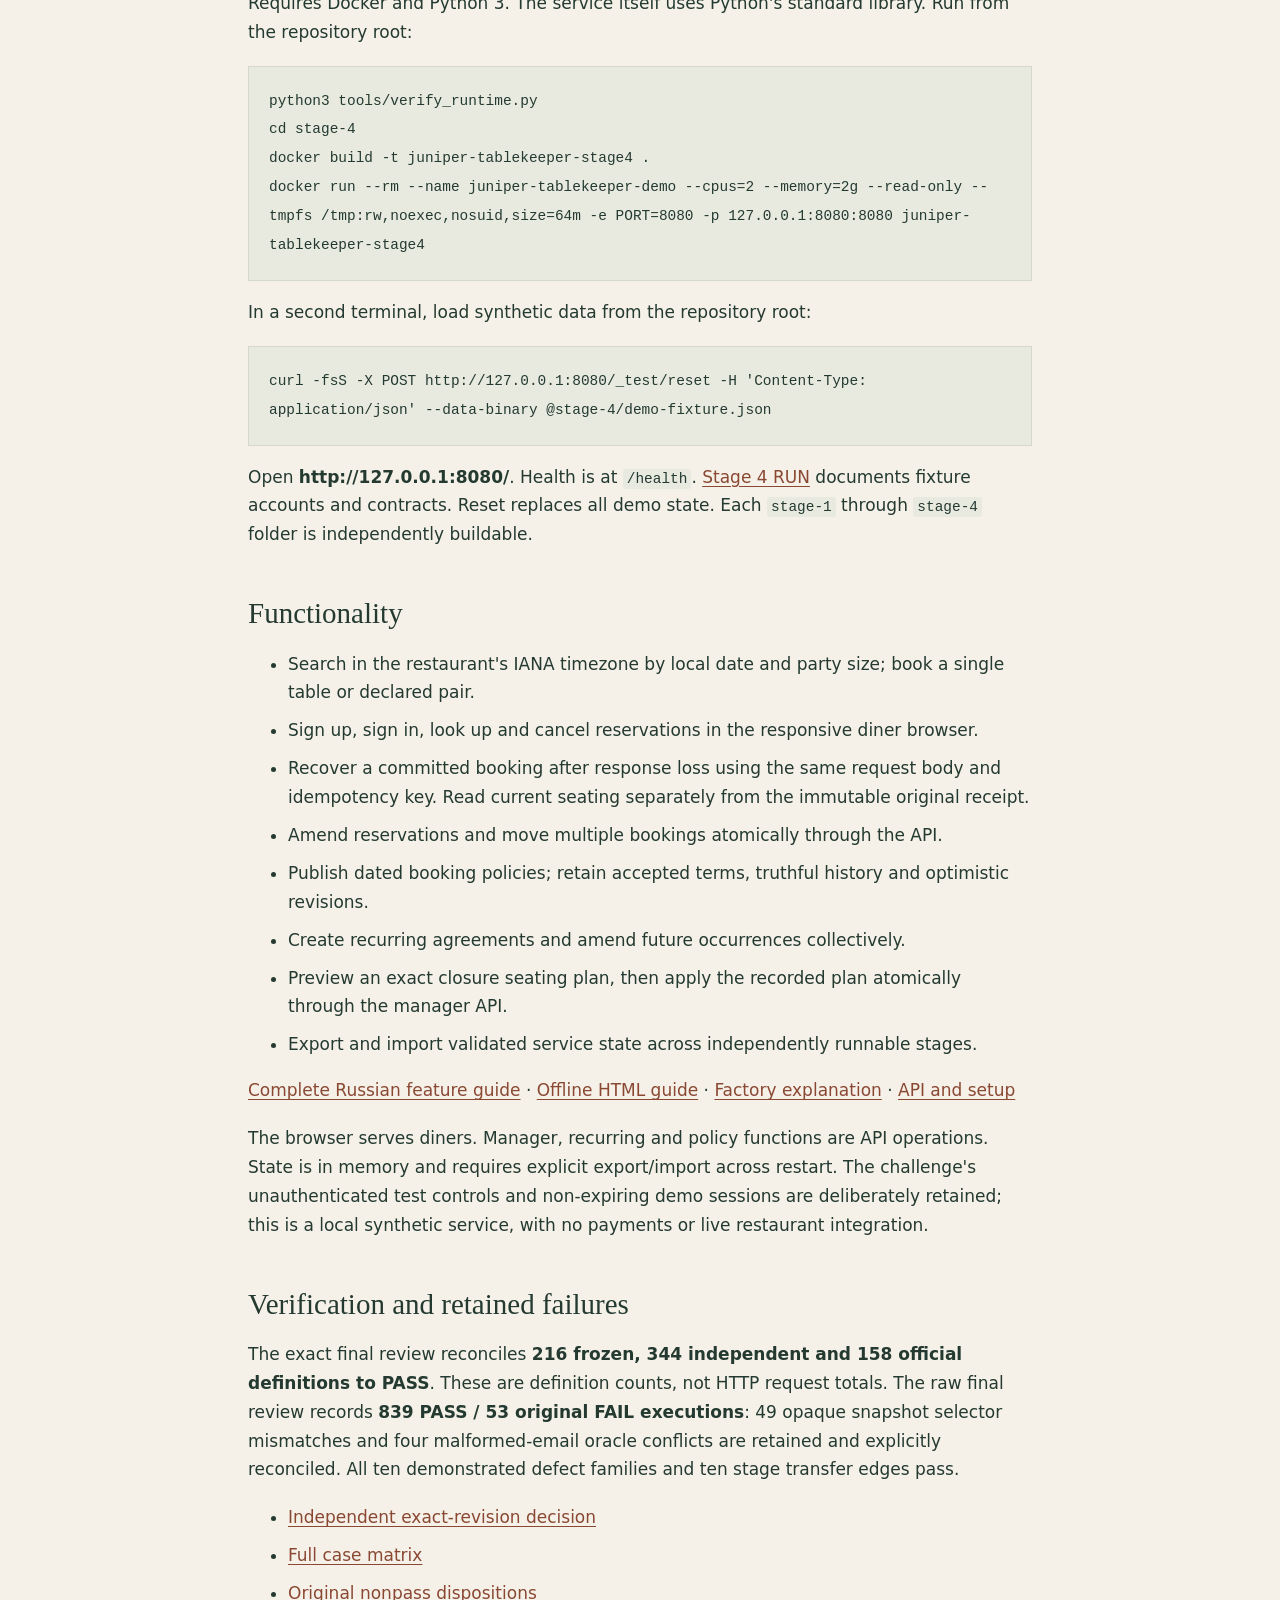
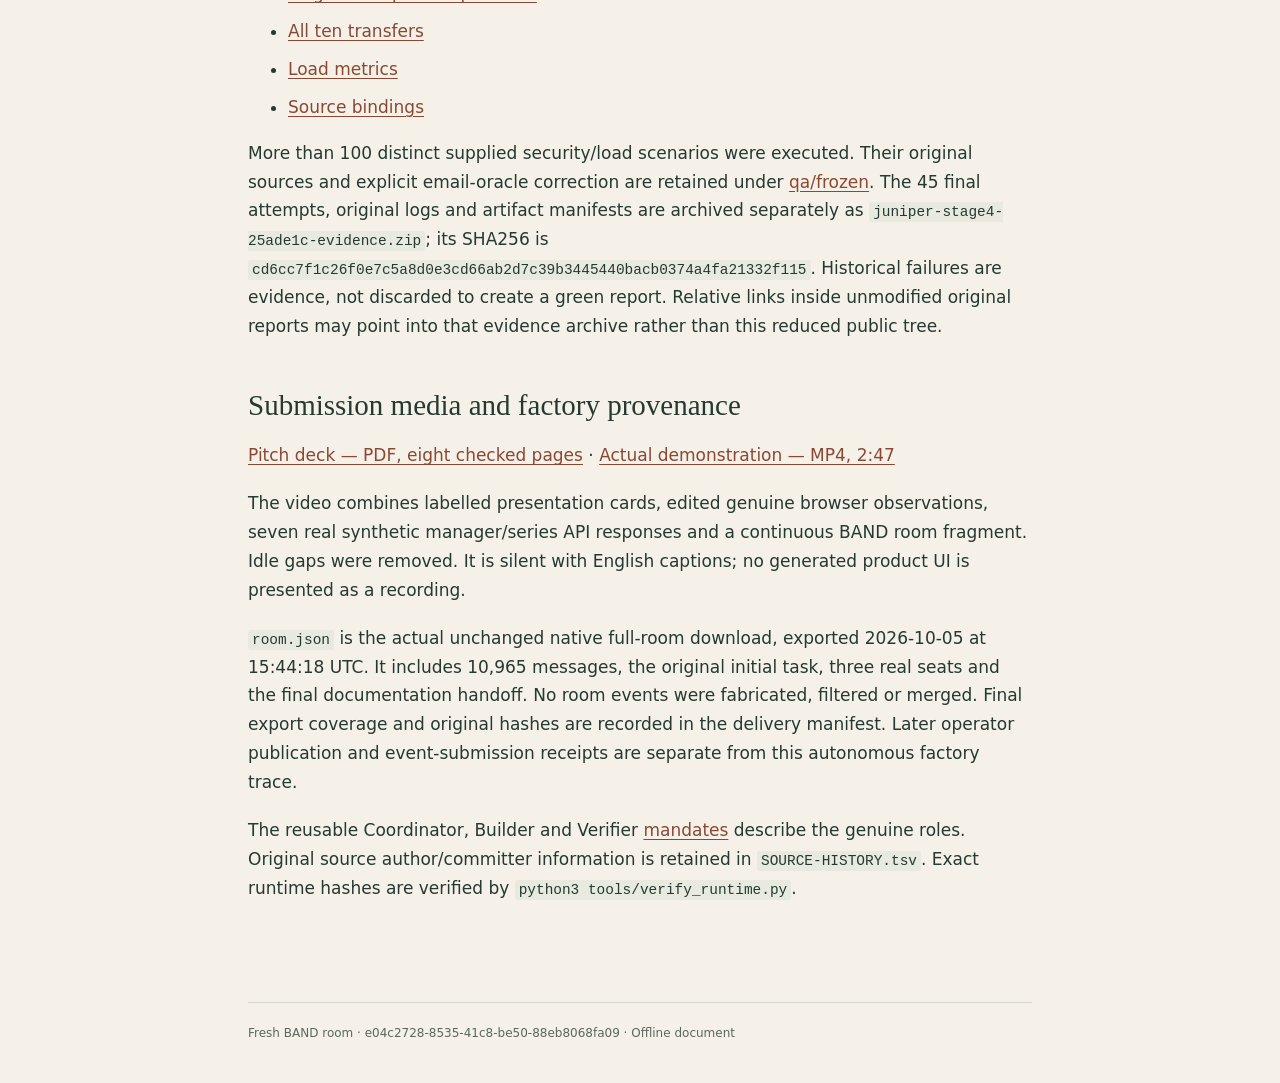
<file: README.html>
<!doctype html>
<html lang="en"><head><meta charset="utf-8"><meta name="viewport" content="width=device-width,initial-scale=1"><title>Juniper Tablekeeper · README</title><style>
:root{color-scheme:light;--paper:#f5f1e8;--ink:#243a31;--muted:#59675e;--line:#d5d8cc;--accent:#8a4833}
*{box-sizing:border-box}body{margin:0;background:var(--paper);color:var(--ink);overflow-wrap:anywhere;font:17px/1.7 system-ui,-apple-system,BlinkMacSystemFont,"Segoe UI",sans-serif}
.brand{max-width:840px;margin:0 auto;padding:42px 28px 22px;display:flex;gap:14px;align-items:center;border-bottom:1px solid var(--line);letter-spacing:.13em;font-size:12px;text-transform:uppercase;font-weight:750}
.brand svg{width:32px;height:40px;flex:none}main{max-width:840px;padding:32px 28px 80px;margin:auto}h1{font-family:Georgia,serif;font-size:clamp(36px,7vw,58px);font-weight:400;line-height:1.08;letter-spacing:-.04em;margin:10px 0 30px}h2{font-family:Georgia,serif;font-size:29px;font-weight:400;line-height:1.25;margin:46px 0 18px}p{margin:0 0 19px}a{color:var(--accent);text-underline-offset:3px}a:focus-visible{outline:3px solid var(--accent);outline-offset:4px}code{font-size:.85em;background:#e8eadf;padding:2px 4px;border-radius:3px;overflow-wrap:anywhere}pre{padding:20px;background:#e8eadf;white-space:pre-wrap;overflow-wrap:anywhere;border:1px solid var(--line)}pre code{padding:0}table{border-collapse:collapse;width:100%;font-size:14px;line-height:1.55;margin:28px 0}th:first-child{min-width:4em}th{text-align:left;font-size:12px;letter-spacing:.03em;background:#e8eadf}th,td{padding:13px 10px;vertical-align:top;border-bottom:1px solid var(--line);overflow-wrap:anywhere}li{margin-bottom:9px}footer{max-width:784px;margin:0 auto 40px;padding-top:20px;border-top:1px solid var(--line);font-size:12px;color:var(--muted)}@media(max-width:500px){body{font-size:16px}.brand{padding:26px 20px 18px}main{padding:24px 20px 50px}h2{font-size:26px}table{font-size:12px}th,td{padding:10px 6px}footer{margin:0 20px 30px}}@media print{body{background:white}main{padding-top:0}a{color:inherit}h2{break-after:avoid}tr{break-inside:avoid}}
</style></head>
<body><div class="brand"><svg viewBox="0 0 32 40" aria-hidden="true"><path d="M16 37V6M16 18C4 18 3 8 4 3c9 1 13 7 12 15Zm0 10c12 0 13-10 12-15-9 1-13 7-12 15Z" fill="none" stroke="currentColor" stroke-width="1.7"/></svg><span>Juniper · Tablekeeper<br>Dark Factory / Local delivery</span></div><main><h1>Juniper Tablekeeper</h1>
<p>A restaurant reservation service built by three coding agents in BAND for the WeAreDevelopers × BAND Dark Factory hackathon. Team: <strong>Zerocoders</strong>. Track: <strong>tablekeeper</strong>.</p>
<p><img alt="Juniper" src="media/cover.png" /></p>
<p><strong>All four product stages are accepted.</strong> The final product is <code>25ade1c7add9a5701a511e07f79a619a3cb21b51</code>; independent evidence is <code>96329db1347c0e8b555282e22a35785643020d04</code>, and Coordinator gate is <code>693f9ec5d4c2df6353a15f002ffb601bf765d13a</code>. The unchanged official isolated run passed all four stages.</p>
<p>This is an operator-packaged public source selection from the actual factory delivery. It retains the accepted runtime bytes, full native room download, reusable mandates, functional guides, test sources and decision reports. Its public Git commits represent packaging; they do not replace the original factory commit history. <a href="DELIVERY-MANIFEST.json">Manifest</a> and <a href="SOURCE-HISTORY.tsv">source history</a> bind both lineages. Factory-authored documents are retained unchanged in <a href="factory-documents/">factory-documents</a>; statements there about a missing export describe their earlier authoring time. The operator subsequently obtained the genuine export and prepared the actual PDF/video.</p>
<h2>Start the full Stage 4 service</h2>
<p>Requires Docker and Python 3. The service itself uses Python's standard library. Run from the repository root:</p>
<pre><code class="language-sh">python3 tools/verify_runtime.py
cd stage-4
docker build -t juniper-tablekeeper-stage4 .
docker run --rm --name juniper-tablekeeper-demo --cpus=2 --memory=2g --read-only --tmpfs /tmp:rw,noexec,nosuid,size=64m -e PORT=8080 -p 127.0.0.1:8080:8080 juniper-tablekeeper-stage4
</code></pre>
<p>In a second terminal, load synthetic data from the repository root:</p>
<pre><code class="language-sh">curl -fsS -X POST http://127.0.0.1:8080/_test/reset -H 'Content-Type: application/json' --data-binary @stage-4/demo-fixture.json
</code></pre>
<p>Open <strong>http://127.0.0.1:8080/</strong>. Health is at <code>/health</code>. <a href="stage-4/RUN.md">Stage 4 RUN</a> documents fixture accounts and contracts. Reset replaces all demo state. Each <code>stage-1</code> through <code>stage-4</code> folder is independently buildable.</p>
<h2>Functionality</h2>
<ul>
<li>Search in the restaurant's IANA timezone by local date and party size; book a single table or declared pair.</li>
<li>Sign up, sign in, look up and cancel reservations in the responsive diner browser.</li>
<li>Recover a committed booking after response loss using the same request body and idempotency key. Read current seating separately from the immutable original receipt.</li>
<li>Amend reservations and move multiple bookings atomically through the API.</li>
<li>Publish dated booking policies; retain accepted terms, truthful history and optimistic revisions.</li>
<li>Create recurring agreements and amend future occurrences collectively.</li>
<li>Preview an exact closure seating plan, then apply the recorded plan atomically through the manager API.</li>
<li>Export and import validated service state across independently runnable stages.</li>
</ul>
<p><a href="FEATURES.md">Complete Russian feature guide</a> · <a href="FEATURES.html">Offline HTML guide</a> · <a href="FACTORY.md">Factory explanation</a> · <a href="stage-4/RUN.md">API and setup</a></p>
<p>The browser serves diners. Manager, recurring and policy functions are API operations. State is in memory and requires explicit export/import across restart. The challenge's unauthenticated test controls and non-expiring demo sessions are deliberately retained; this is a local synthetic service, with no payments or live restaurant integration.</p>
<h2>Verification and retained failures</h2>
<p>The exact final review reconciles <strong>216 frozen, 344 independent and 158 official definitions to PASS</strong>. These are definition counts, not HTTP request totals. The raw final review records <strong>839 PASS / 53 original FAIL executions</strong>: 49 opaque snapshot selector mismatches and four malformed-email oracle conflicts are retained and explicitly reconciled. All ten demonstrated defect families and ten stage transfer edges pass.</p>
<ul>
<li><a href="reports/stage-4/REVIEW-25ade1c.md">Independent exact-revision decision</a></li>
<li><a href="reports/stage-4/case-matrix-25ade1c.json">Full case matrix</a></li>
<li><a href="reports/stage-4/NONPASS-RECONCILIATION-25ade1c.json">Original nonpass dispositions</a></li>
<li><a href="reports/stage-4/TRANSFER-MATRIX-25ade1c.json">All ten transfers</a></li>
<li><a href="reports/stage-4/LOAD-METRICS-25ade1c.md">Load metrics</a></li>
<li><a href="reports/stage-4/SOURCE-BINDING-25ade1c.json">Source bindings</a></li>
</ul>
<p>More than 100 distinct supplied security/load scenarios were executed. Their original sources and explicit email-oracle correction are retained under <a href="qa/frozen/">qa/frozen</a>. The 45 final attempts, original logs and artifact manifests are archived separately as <code>juniper-stage4-25ade1c-evidence.zip</code>; its SHA256 is <code>cd6cc7f1c26f0e7c5a8d0e3cd66ab2d7c39b3445440bacb0374a4fa21332f115</code>. Historical failures are evidence, not discarded to create a green report. Relative links inside unmodified original reports may point into that evidence archive rather than this reduced public tree.</p>
<h2>Submission media and factory provenance</h2>
<p><a href="media/pitch.pdf">Pitch deck — PDF, eight checked pages</a> · <a href="media/demo.mp4">Actual demonstration — MP4, 2:47</a></p>
<p>The video combines labelled presentation cards, edited genuine browser observations, seven real synthetic manager/series API responses and a continuous BAND room fragment. Idle gaps were removed. It is silent with English captions; no generated product UI is presented as a recording.</p>
<p><code>room.json</code> is the actual unchanged native full-room download, exported 2026-10-05 at 15:44:18 UTC. It includes 10,965 messages, the original initial task, three real seats and the final documentation handoff. No room events were fabricated, filtered or merged. Final export coverage and original hashes are recorded in the delivery manifest. Later operator publication and event-submission receipts are separate from this autonomous factory trace.</p>
<p>The reusable Coordinator, Builder and Verifier <a href="mandates/">mandates</a> describe the genuine roles. Original source author/committer information is retained in <code>SOURCE-HISTORY.tsv</code>. Exact runtime hashes are verified by <code>python3 tools/verify_runtime.py</code>.</p></main><footer>Fresh BAND room · e04c2728-8535-41c8-be50-88eb8068fa09 · Offline document</footer></body></html>
</file>
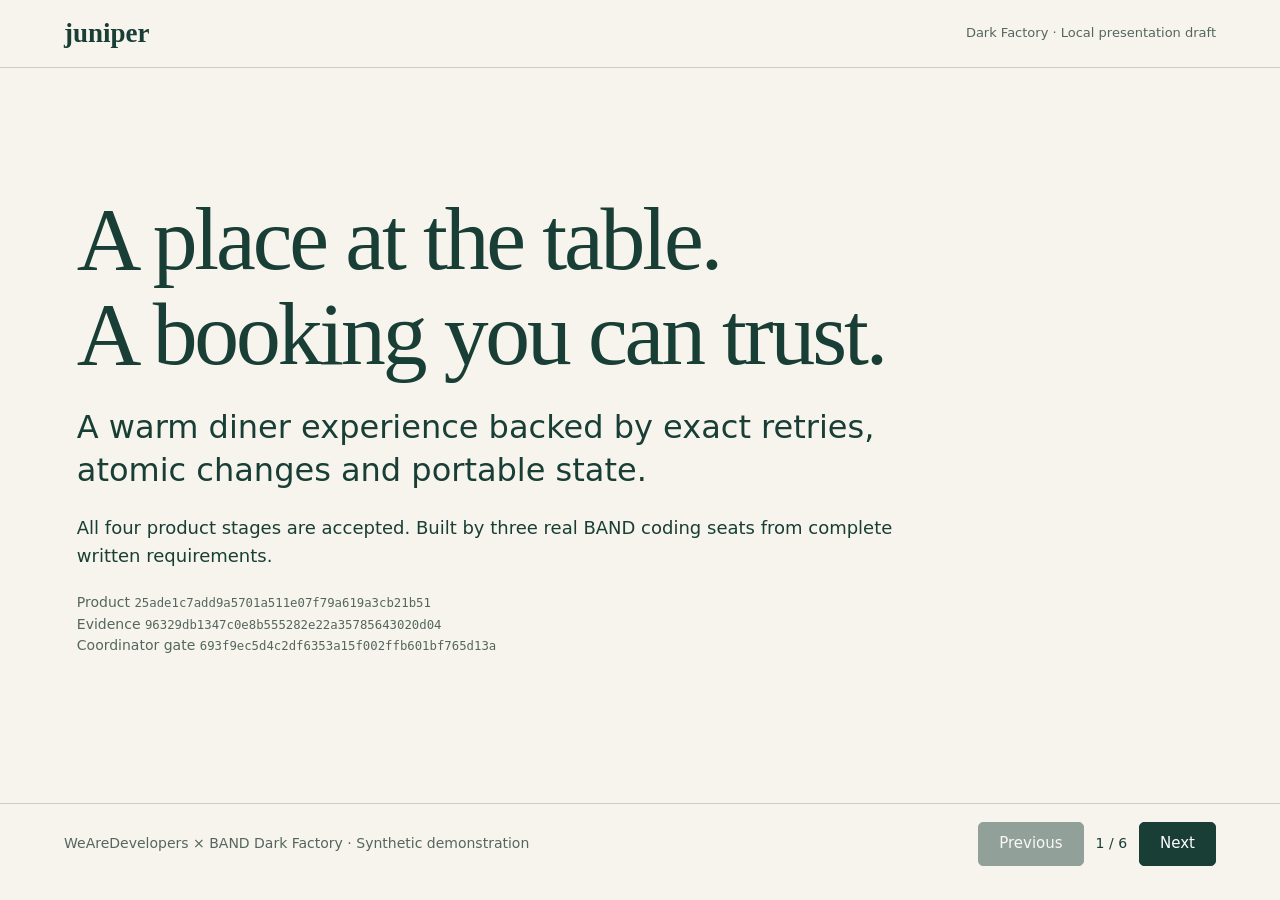
<file: demo/presentation.html>
<!doctype html>
<html lang="en"><meta charset="utf-8"><meta name="viewport" content="width=device-width,initial-scale=1"><title>Juniper · Local presentation draft</title>
<style>
:root{--ink:#193e35;--paper:#f6f4ed;--muted:#54665e;--line:#c8cec3;--accent:#a85226}*{box-sizing:border-box}body{margin:0;background:var(--paper);color:var(--ink);font:18px/1.55 system-ui,sans-serif}header,footer{display:flex;align-items:center;justify-content:space-between;gap:20px;padding:18px 5vw;border-bottom:1px solid var(--line)}header b{font:700 27px Georgia,serif}.draft{font-size:13px;color:var(--muted)}main{max-width:1380px;margin:auto}section{min-height:calc(100vh - 165px);padding:6vh 6vw;display:flex;flex-direction:column;justify-content:center}section[hidden]{display:none}h1,h2{font-family:Georgia,serif;font-weight:500;line-height:1.06;letter-spacing:-.035em;margin:0 0 24px;max-width:1000px}h1{font-size:clamp(48px,7vw,94px)}h2{font-size:clamp(36px,5.2vw,70px)}p{max-width:860px;margin:0 0 22px}.lead{font-size:clamp(22px,2.5vw,34px);line-height:1.35}.columns{display:grid;grid-template-columns:minmax(0,1fr) minmax(0,1fr);gap:40px;align-items:start}.facts{display:grid;grid-template-columns:repeat(3,minmax(0,1fr));gap:25px;margin:20px 0 30px}.facts div{padding-top:20px;border-top:1px solid var(--line)}.number{font:54px/1 Georgia,serif;display:block;margin-bottom:12px}.small{font-size:14px;color:var(--muted);overflow-wrap:anywhere}table{border-collapse:collapse;width:100%;font-size:17px;margin:12px 0 20px}th,td{text-align:left;border-bottom:1px solid var(--line);padding:13px 12px;vertical-align:top}th{font-size:13px;color:var(--muted)}code{font-size:.88em;overflow-wrap:anywhere}a{color:inherit;text-underline-offset:4px}button{font:inherit;font-size:15px;min-height:44px;padding:9px 20px;border:1px solid var(--ink);border-radius:5px;background:var(--ink);color:white;cursor:pointer}button:disabled{opacity:.45;cursor:default}:focus-visible{outline:3px solid #bb7136;outline-offset:4px}footer{border-top:1px solid var(--line);border-bottom:0;font-size:14px}.controls{display:flex;align-items:center;gap:12px}ol{padding-left:25px}li{padding:6px 0}figure{margin:0}img{width:100%;height:420px;object-fit:contain;object-position:top;border:1px solid var(--line);background:#fff}figcaption{font-size:12px;color:var(--muted);margin-top:8px}@media(max-width:700px){header,footer{padding:15px 20px;flex-wrap:wrap}section{padding:35px 22px;min-height:calc(100vh - 210px)}.columns{grid-template-columns:minmax(0,1fr);gap:15px}.facts{grid-template-columns:minmax(0,1fr);gap:8px}.number{font-size:40px}.facts div{display:flex;align-items:baseline;gap:18px}table{font-size:14px}td,th{padding:10px 5px}img{height:320px}footer .small{display:none}}@media print{header,footer{display:none}section,section[hidden]{display:flex;min-height:95vh;break-after:page}button{display:none}}
</style>
<header><b>juniper</b><span class="draft">Dark Factory · Local presentation draft</span></header>
<main>
<section aria-label="Juniper introduction"><h1>A place at the table.<br>A booking you can trust.</h1><p class="lead">A warm diner experience backed by exact retries, atomic changes and portable state.</p><p>All four product stages are accepted. Built by three real BAND coding seats from complete written requirements.</p><p class="small">Product <code>25ade1c7add9a5701a511e07f79a619a3cb21b51</code><br>Evidence <code>96329db1347c0e8b555282e22a35785643020d04</code><br>Coordinator gate <code>693f9ec5d4c2df6353a15f002ffb601bf765d13a</code></p></section>
<section hidden aria-label="Diner experience"><div class="columns"><div><h2>Choose a time.<br>Keep the reference.</h2><p>Search restaurant-local availability, select a single or declared pair, and manage the booking by its original reference.</p><p>At 375px, full literal labels wrap. Inputs have labels and visible keyboard focus. Runtime assets are local.</p><p class="small">The image is an actual historical Stage 2 browser capture. Source commit d8941d7e630c9f2787623d1222f647d49b40ae91; it is not the final Stage 4 capture or a video frame.</p></div><figure><img id="actual-product" src="[data-uri]" alt="Actual Juniper desktop browser showing availability and a retained booking form"><figcaption>Source: stage-2/checks/evidence/20261005T091329.293943Z-browser/desktop-1280.png</figcaption></figure></div></section>
<section hidden aria-label="Retry behavior"><h2>Uncertainty stays honest.</h2><ol class="lead"><li>The server commits; the browser loses the response.</li><li>The form keeps its exact body and key.</li><li>Retry returns the original receipt and reference.</li><li>A fresh read shows current seating.</li></ol><p class="small">Independent 375/1360px checks fetch a real POST201 before aborting delivery, then apply a real seating repair before retry. The original response stays immutable and exactly one booking exists.</p></section>
<section hidden aria-label="Independent evidence"><h2>Evidence belongs<br>to committed bytes.</h2><div class="facts"><div><strong class="number">216</strong><span>frozen definitions</span></div><div><strong class="number">344</strong><span>independent definitions</span></div><div><strong class="number">158</strong><span>official definitions</span></div></div><p>All reconcile PASS on the accepted final product. Raw pytest retains 839 PASS / 53 oracle-or-selector FAIL across 892 executions. Separate developer fixture errors and adapters remain disclosed.</p><p class="small">Clean exact-SHA official all-stage run: 575 applicable passes, repeating 158 definitions. All 10 demonstrated defect families directly pass. <a href="../reports/stage-4/REVIEW-25ade1c.md">Full review</a> · <a href="HISTORY.md">Preserved failure history</a></p></section>
<section hidden aria-label="Stages and roles"><h2>Build. Review. Reconcile.</h2><table><thead><tr><th>Stage</th><th>Behavior</th><th>Status</th></tr></thead><tbody><tr><td>1</td><td>Reservations, identity, atomic moves, portability</td><td>Accepted</td></tr><tr><td>2</td><td>Diner browser and declared pairs</td><td>Accepted</td></tr><tr><td>3</td><td>Policies, authentic histories and series</td><td>Accepted</td></tr><tr><td>4</td><td>Exact closure plans and recurring amendments</td><td>Accepted</td></tr></tbody></table><p class="small">Coordinator owns requirements and gates. Builder implements and documents. Verifier rebuilds and tests exact commits. All use Codex / gpt-6-astra. Real room handoffs, original rejections and repaired reviews are preserved.</p></section>
<section hidden aria-label="Local delivery"><h2>Ready to run locally.<br>Export still unresolved.</h2><p class="lead">One service image. Synthetic data. English and Russian guides. Explicit export/import for memory-only state.</p><p>Product acceptance is complete. The separate concrete-delivery checker follows final documentation. The room is readable, but no genuine full native export file is verified. No video is recorded or publicly submitted.</p><p class="small">Latest native observation 15:16:24 UTC: 316,529,051 aggregate tokens, $464.81803 catalog-equivalent, three sessions; completeness/categories unknown, actual billing unknown, not an invoice. <a href="../provenance/usage-final-observation.json">Usage provenance</a>.</p><p class="small">The 4:40 storyboard estimates under 300 MB; no actual size/duration is claimed. Historical captures remain labelled. <a href="../provenance/export-readiness.md">Export observations</a>.</p><p><a href="../README.html">English guide</a> · <a href="../FEATURES.html">Русское описание</a> · <a href="VIDEO-STORYBOARD.md">Storyboard</a></p></section>
</main>
<footer><span class="small">WeAreDevelopers × BAND Dark Factory · Synthetic demonstration</span><div class="controls"><button id="previous" type="button">Previous</button><span id="position" aria-live="polite">1 / 6</span><button id="next" type="button">Next</button></div></footer>
<script>
const pages=[...document.querySelectorAll('main section')];let index=0;const prev=document.querySelector('#previous'),next=document.querySelector('#next');function show(n){index=Math.max(0,Math.min(pages.length-1,n));pages.forEach((p,i)=>p.hidden=i!==index);prev.disabled=index===0;next.disabled=index===pages.length-1;document.querySelector('#position').textContent=`${index+1} / ${pages.length}`;location.replace('#'+(index+1));window.scrollTo(0,0)}prev.onclick=()=>show(index-1);next.onclick=()=>show(index+1);document.addEventListener('keydown',e=>{if(e.key==='ArrowRight'){e.preventDefault();show(index+1)}if(e.key==='ArrowLeft'){e.preventDefault();show(index-1)}});show((Number(location.hash.slice(1))||1)-1);
</script></html>
</file>
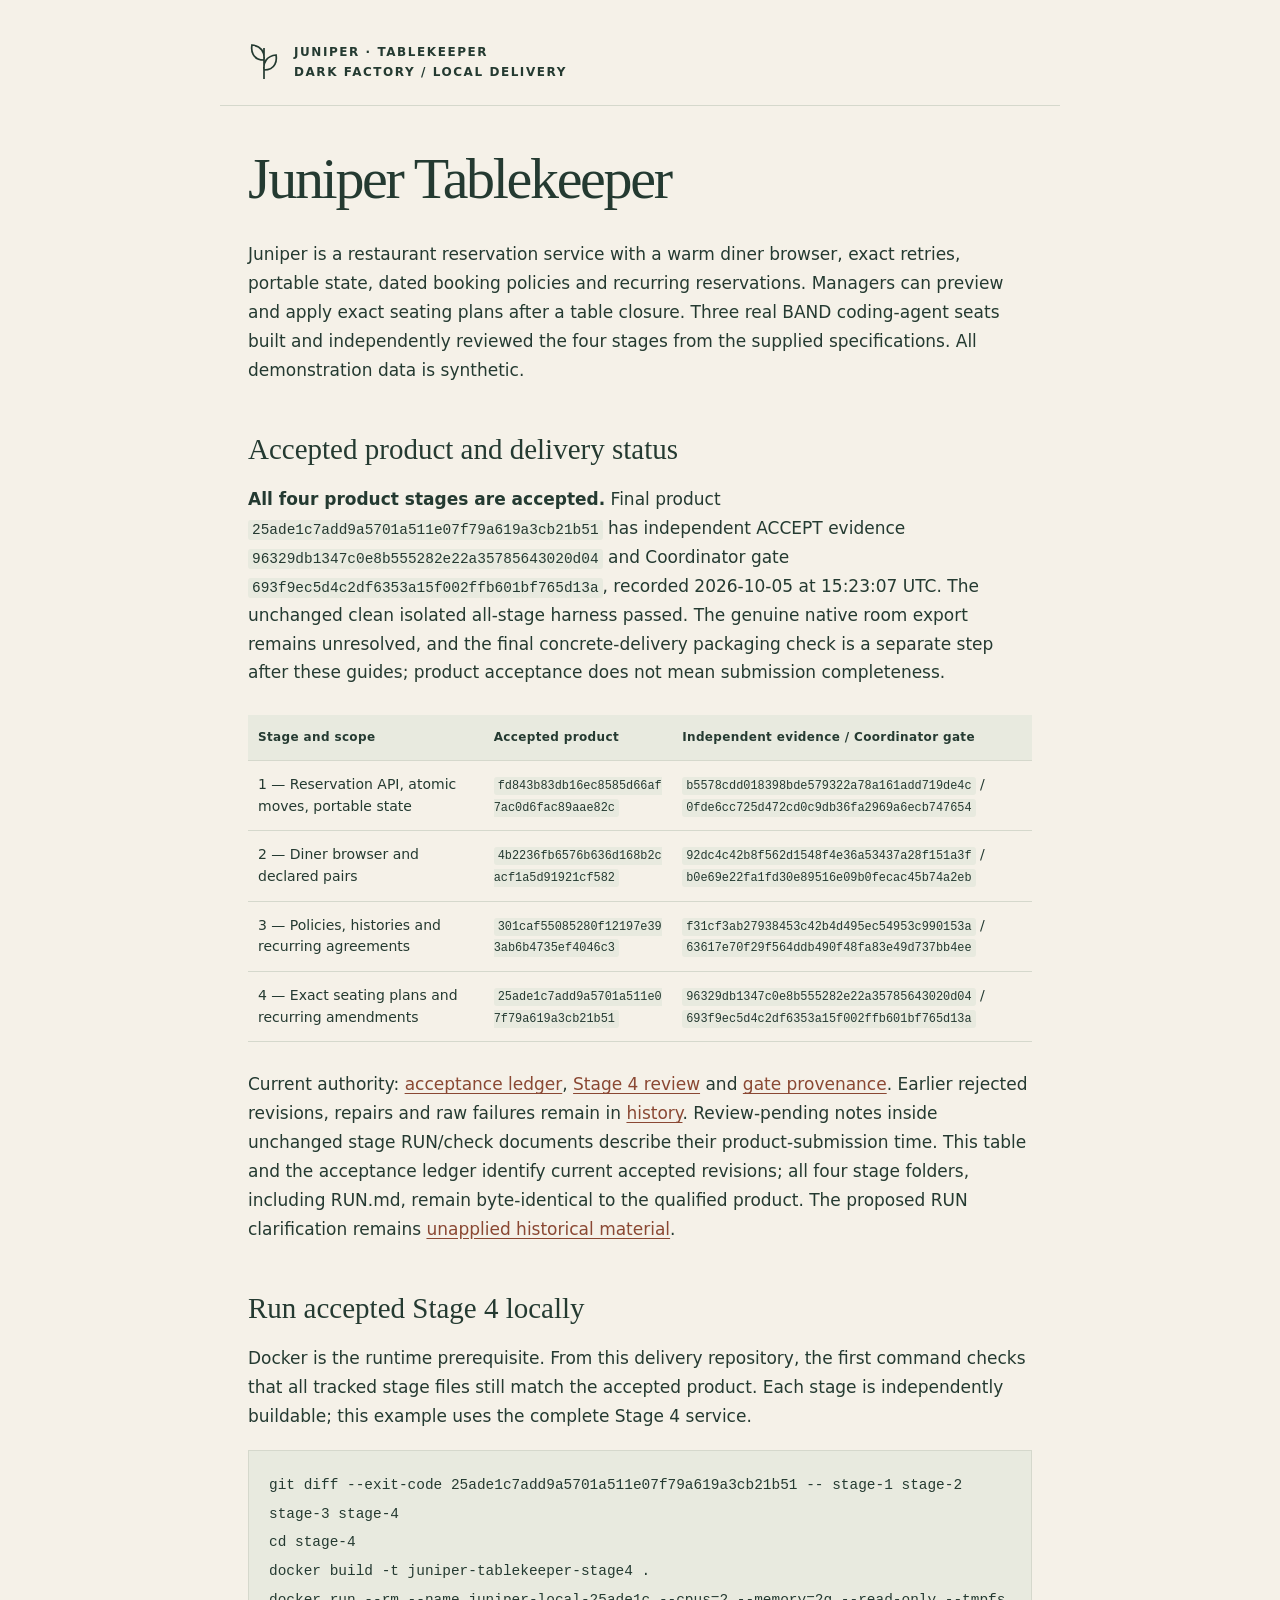
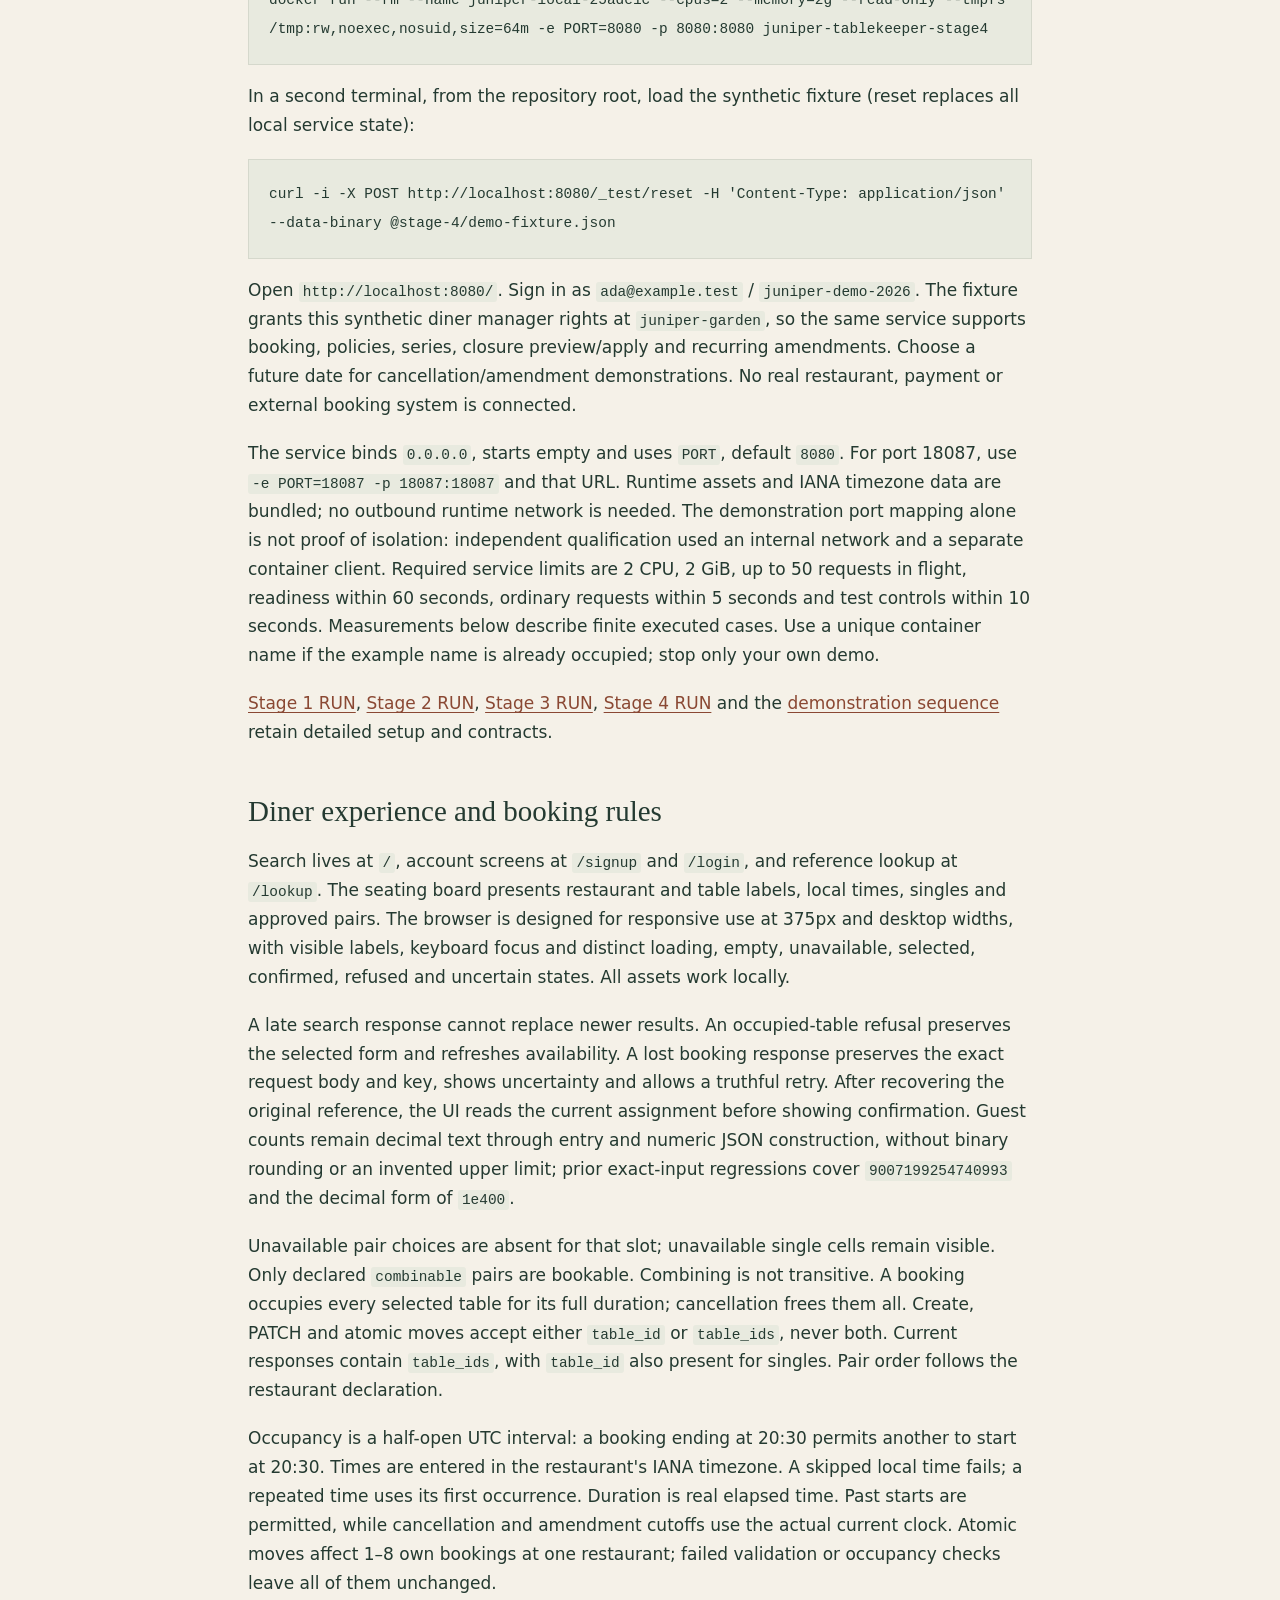
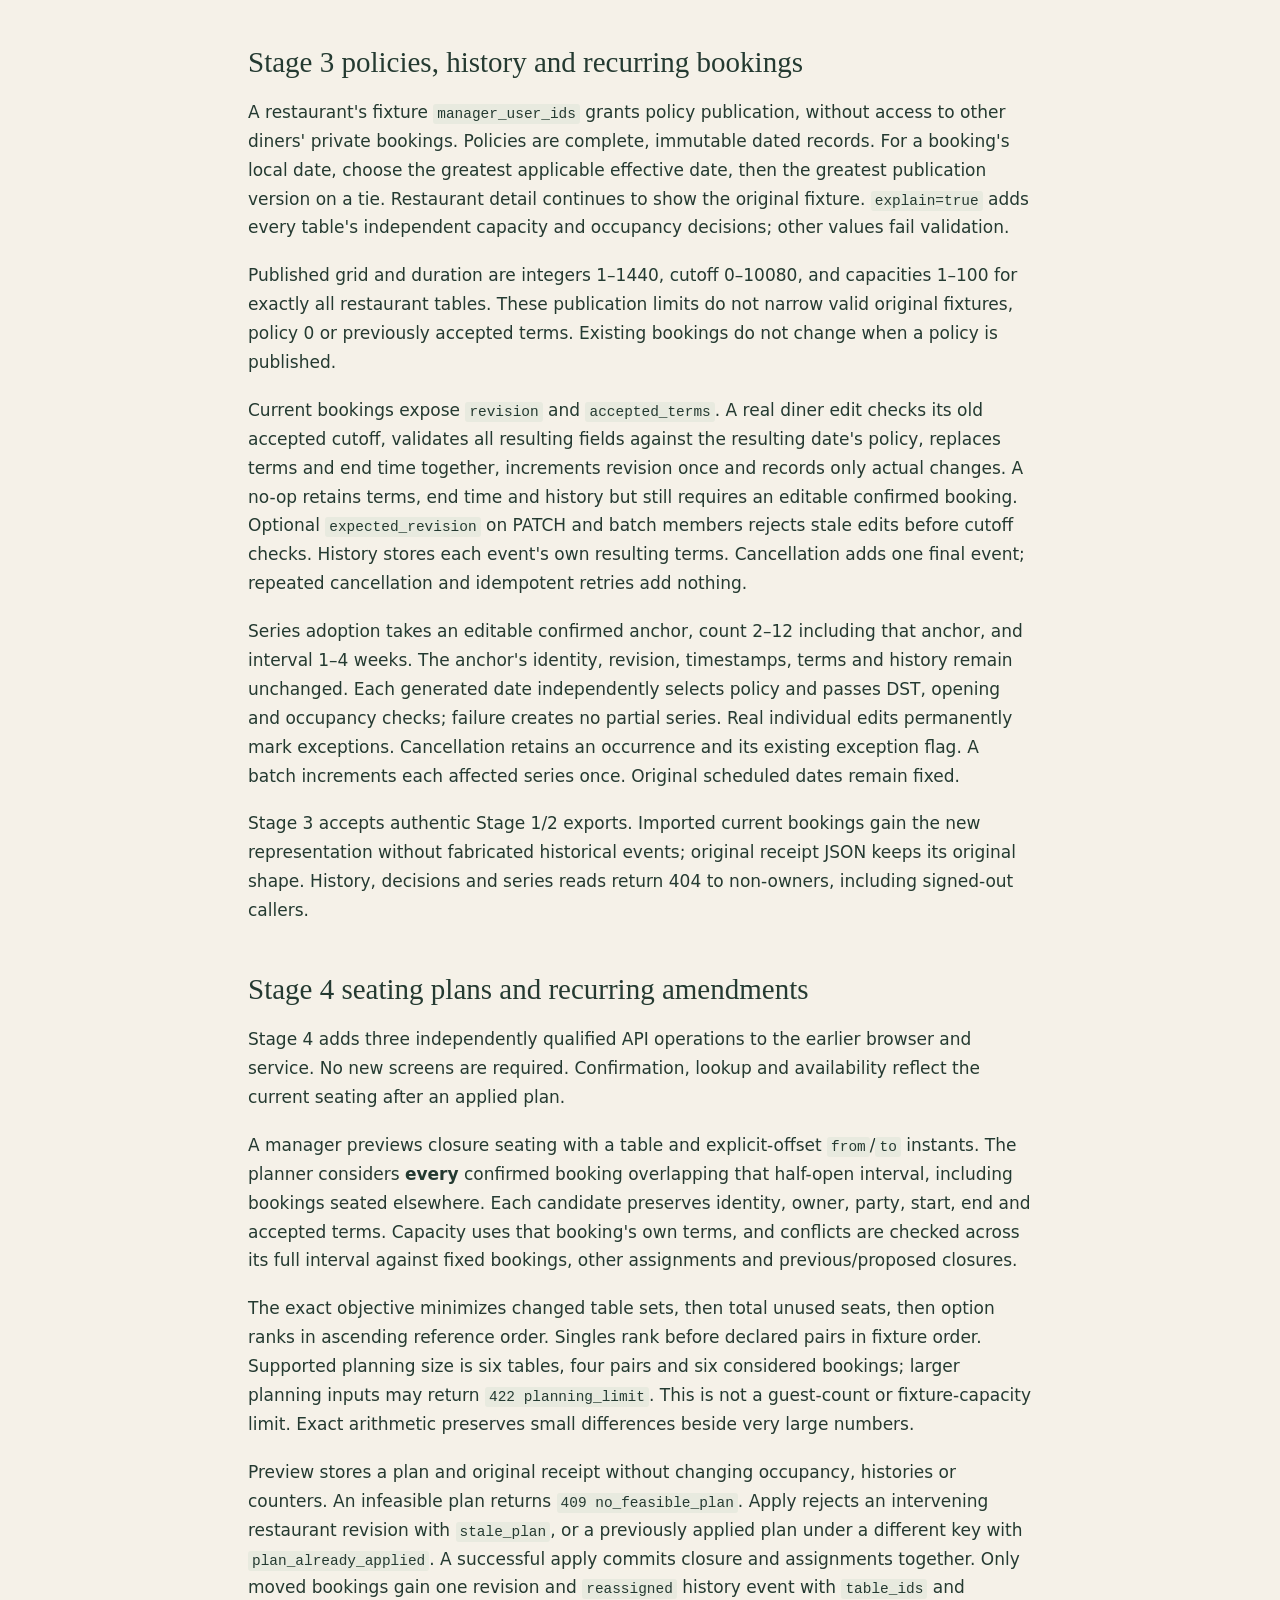
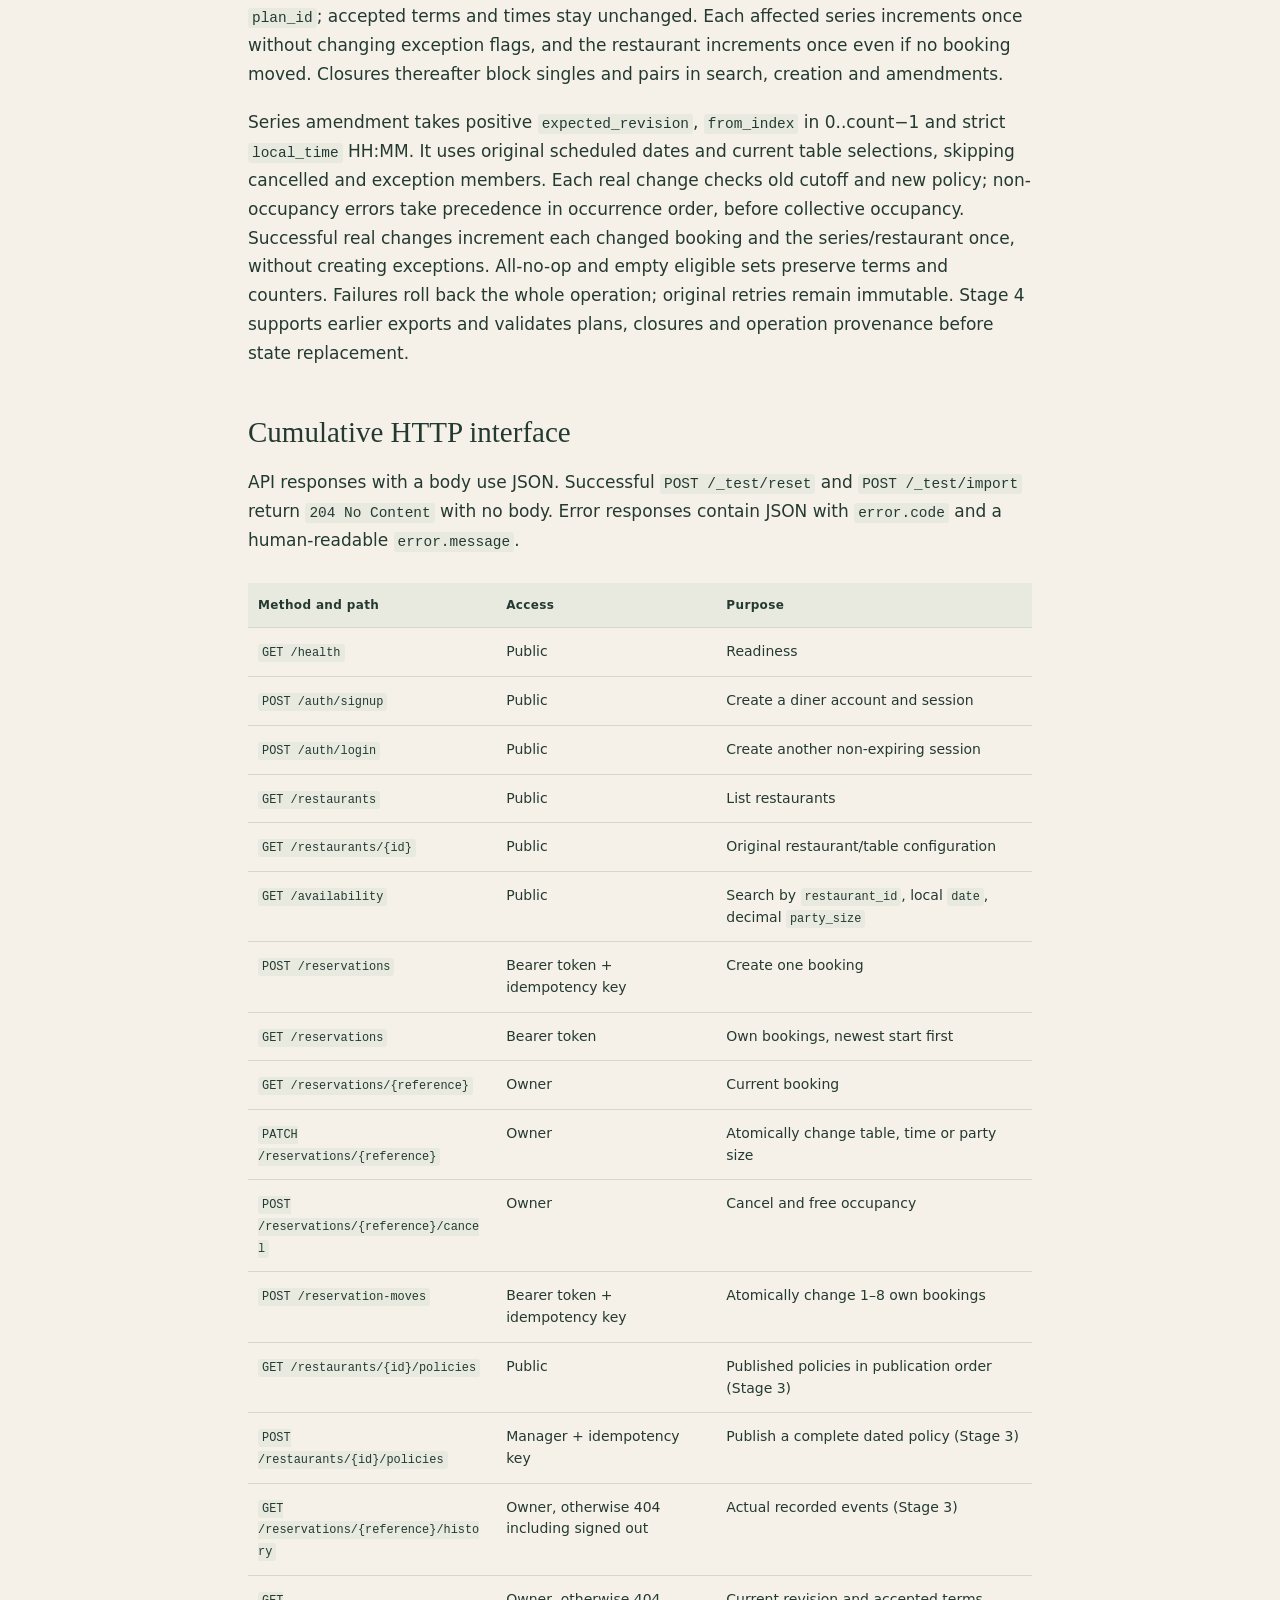
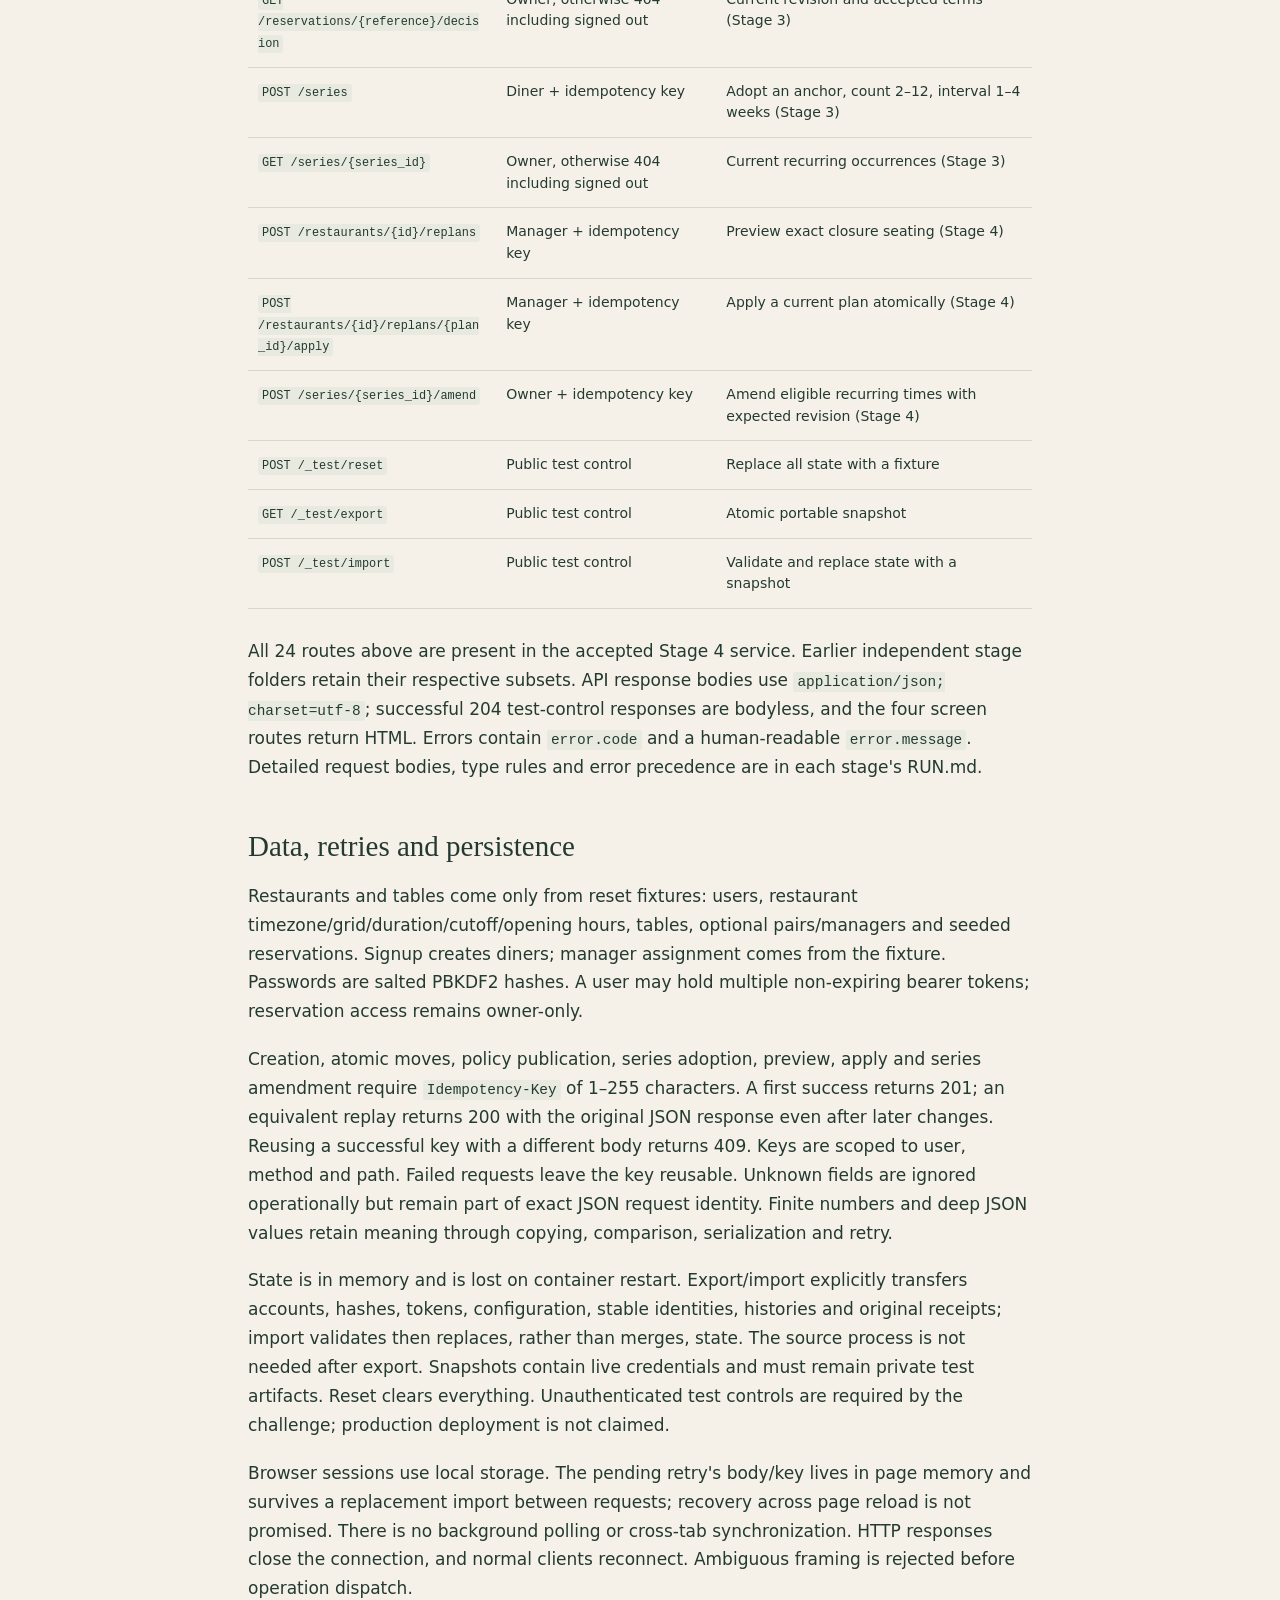
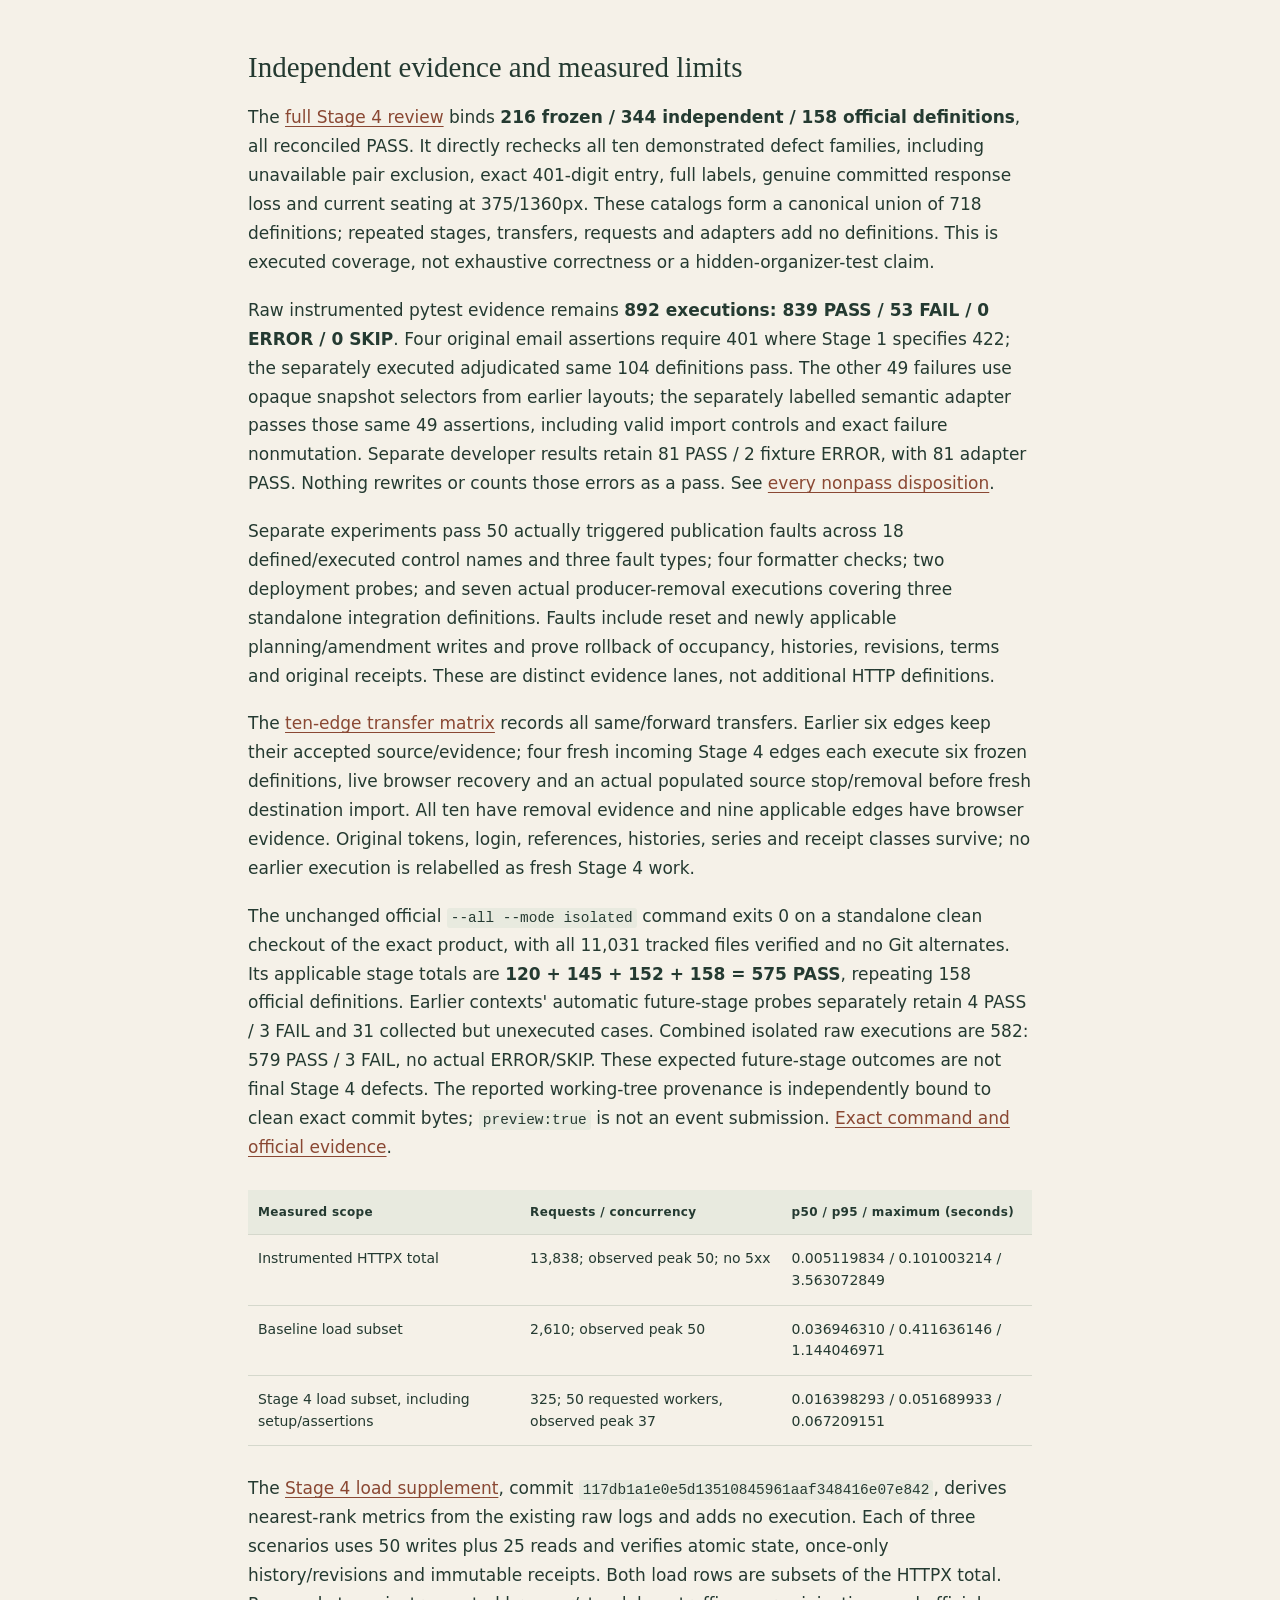
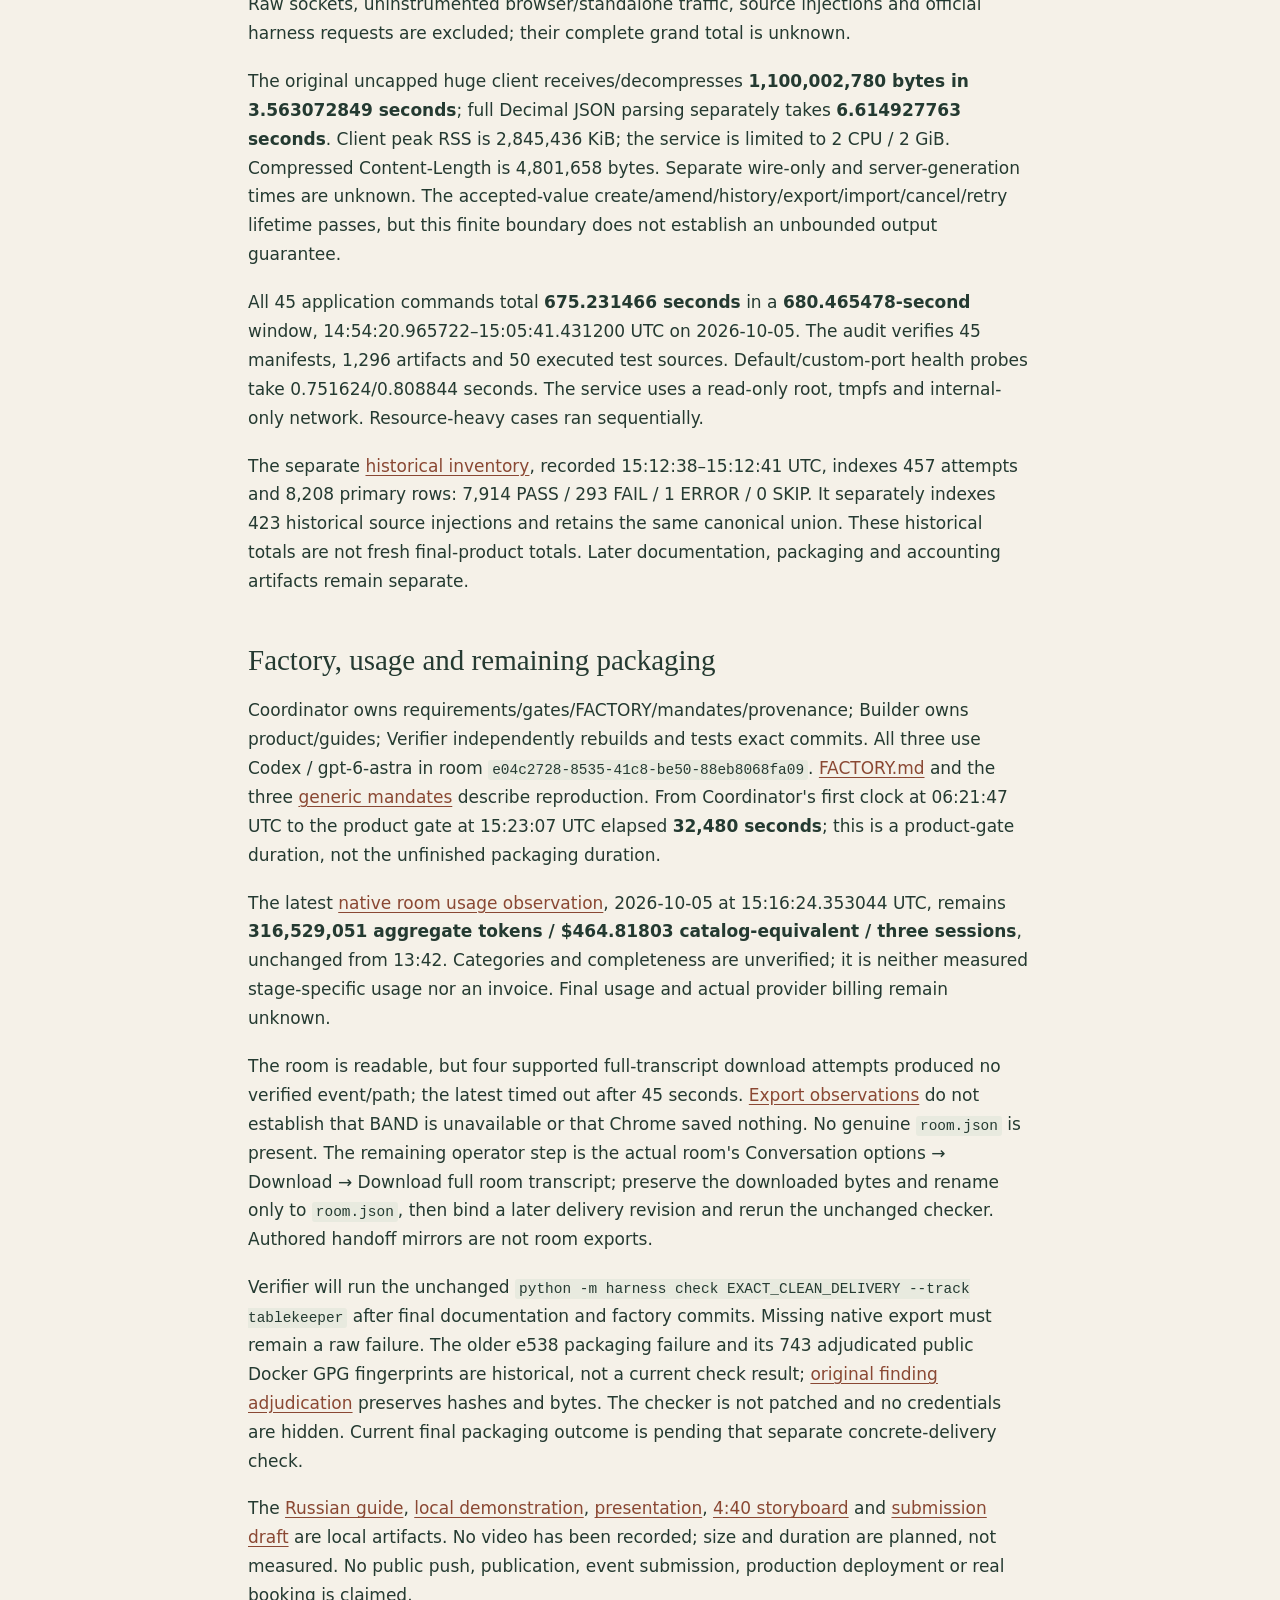
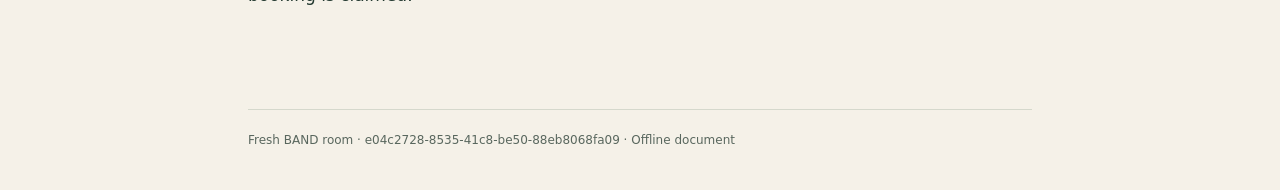
<file: factory-documents/README.html>
<!doctype html>
<html lang="en"><head><meta charset="utf-8"><meta name="viewport" content="width=device-width,initial-scale=1"><title>Juniper Tablekeeper · README</title><style>
:root{color-scheme:light;--paper:#f5f1e8;--ink:#243a31;--muted:#59675e;--line:#d5d8cc;--accent:#8a4833}
*{box-sizing:border-box}body{margin:0;background:var(--paper);color:var(--ink);overflow-wrap:anywhere;font:17px/1.7 system-ui,-apple-system,BlinkMacSystemFont,"Segoe UI",sans-serif}
.brand{max-width:840px;margin:0 auto;padding:42px 28px 22px;display:flex;gap:14px;align-items:center;border-bottom:1px solid var(--line);letter-spacing:.13em;font-size:12px;text-transform:uppercase;font-weight:750}
.brand svg{width:32px;height:40px;flex:none}main{max-width:840px;padding:32px 28px 80px;margin:auto}h1{font-family:Georgia,serif;font-size:clamp(36px,7vw,58px);font-weight:400;line-height:1.08;letter-spacing:-.04em;margin:10px 0 30px}h2{font-family:Georgia,serif;font-size:29px;font-weight:400;line-height:1.25;margin:46px 0 18px}p{margin:0 0 19px}a{color:var(--accent);text-underline-offset:3px}a:focus-visible{outline:3px solid var(--accent);outline-offset:4px}code{font-size:.85em;background:#e8eadf;padding:2px 4px;border-radius:3px;overflow-wrap:anywhere}pre{padding:20px;background:#e8eadf;white-space:pre-wrap;overflow-wrap:anywhere;border:1px solid var(--line)}pre code{padding:0}table{border-collapse:collapse;width:100%;font-size:14px;line-height:1.55;margin:28px 0}th:first-child{min-width:4em}th{text-align:left;font-size:12px;letter-spacing:.03em;background:#e8eadf}th,td{padding:13px 10px;vertical-align:top;border-bottom:1px solid var(--line);overflow-wrap:anywhere}li{margin-bottom:9px}footer{max-width:784px;margin:0 auto 40px;padding-top:20px;border-top:1px solid var(--line);font-size:12px;color:var(--muted)}@media(max-width:500px){body{font-size:16px}.brand{padding:26px 20px 18px}main{padding:24px 20px 50px}h2{font-size:26px}table{font-size:12px}th,td{padding:10px 6px}footer{margin:0 20px 30px}}@media print{body{background:white}main{padding-top:0}a{color:inherit}h2{break-after:avoid}tr{break-inside:avoid}}
</style></head>
<body><div class="brand"><svg viewBox="0 0 32 40" aria-hidden="true"><path d="M16 37V6M16 18C4 18 3 8 4 3c9 1 13 7 12 15Zm0 10c12 0 13-10 12-15-9 1-13 7-12 15Z" fill="none" stroke="currentColor" stroke-width="1.7"/></svg><span>Juniper · Tablekeeper<br>Dark Factory / Local delivery</span></div><main><h1>Juniper Tablekeeper</h1>
<p>Juniper is a restaurant reservation service with a warm diner browser, exact retries, portable state, dated booking policies and recurring reservations. Managers can preview and apply exact seating plans after a table closure. Three real BAND coding-agent seats built and independently reviewed the four stages from the supplied specifications. All demonstration data is synthetic.</p>
<h2>Accepted product and delivery status</h2>
<p><strong>All four product stages are accepted.</strong> Final product <code>25ade1c7add9a5701a511e07f79a619a3cb21b51</code> has independent ACCEPT evidence <code>96329db1347c0e8b555282e22a35785643020d04</code> and Coordinator gate <code>693f9ec5d4c2df6353a15f002ffb601bf765d13a</code>, recorded 2026-10-05 at 15:23:07 UTC. The unchanged clean isolated all-stage harness passed. The genuine native room export remains unresolved, and the final concrete-delivery packaging check is a separate step after these guides; product acceptance does not mean submission completeness.</p>
<table>
<thead>
<tr>
<th>Stage and scope</th>
<th>Accepted product</th>
<th>Independent evidence / Coordinator gate</th>
</tr>
</thead>
<tbody>
<tr>
<td>1 — Reservation API, atomic moves, portable state</td>
<td><code>fd843b83db16ec8585d66af7ac0d6fac89aae82c</code></td>
<td><code>b5578cdd018398bde579322a78a161add719de4c</code> / <code>0fde6cc725d472cd0c9db36fa2969a6ecb747654</code></td>
</tr>
<tr>
<td>2 — Diner browser and declared pairs</td>
<td><code>4b2236fb6576b636d168b2cacf1a5d91921cf582</code></td>
<td><code>92dc4c42b8f562d1548f4e36a53437a28f151a3f</code> / <code>b0e69e22fa1fd30e89516e09b0fecac45b74a2eb</code></td>
</tr>
<tr>
<td>3 — Policies, histories and recurring agreements</td>
<td><code>301caf55085280f12197e393ab6b4735ef4046c3</code></td>
<td><code>f31cf3ab27938453c42b4d495ec54953c990153a</code> / <code>63617e70f29f564ddb490f48fa83e49d737bb4ee</code></td>
</tr>
<tr>
<td>4 — Exact seating plans and recurring amendments</td>
<td><code>25ade1c7add9a5701a511e07f79a619a3cb21b51</code></td>
<td><code>96329db1347c0e8b555282e22a35785643020d04</code> / <code>693f9ec5d4c2df6353a15f002ffb601bf765d13a</code></td>
</tr>
</tbody>
</table>
<p>Current authority: <a href="acceptance.md">acceptance ledger</a>, <a href="reports/stage-4/REVIEW-25ade1c.md">Stage 4 review</a> and <a href="provenance/stage-4-pair-acceptance.json">gate provenance</a>. Earlier rejected revisions, repairs and raw failures remain in <a href="demo/HISTORY.md">history</a>. Review-pending notes inside unchanged stage RUN/check documents describe their product-submission time. This table and the acceptance ledger identify current accepted revisions; all four stage folders, including RUN.md, remain byte-identical to the qualified product. The proposed RUN clarification remains <a href="demo/review-handoffs/stage4-25ade1c7-run-asof-proposed.patch">unapplied historical material</a>.</p>
<h2>Run accepted Stage 4 locally</h2>
<p>Docker is the runtime prerequisite. From this delivery repository, the first command checks that all tracked stage files still match the accepted product. Each stage is independently buildable; this example uses the complete Stage 4 service.</p>
<pre><code class="language-sh">git diff --exit-code 25ade1c7add9a5701a511e07f79a619a3cb21b51 -- stage-1 stage-2 stage-3 stage-4
cd stage-4
docker build -t juniper-tablekeeper-stage4 .
docker run --rm --name juniper-local-25ade1c --cpus=2 --memory=2g --read-only --tmpfs /tmp:rw,noexec,nosuid,size=64m -e PORT=8080 -p 8080:8080 juniper-tablekeeper-stage4
</code></pre>
<p>In a second terminal, from the repository root, load the synthetic fixture (reset replaces all local service state):</p>
<pre><code class="language-sh">curl -i -X POST http://localhost:8080/_test/reset -H 'Content-Type: application/json' --data-binary @stage-4/demo-fixture.json
</code></pre>
<p>Open <code>http://localhost:8080/</code>. Sign in as <code>ada@example.test</code> / <code>juniper-demo-2026</code>. The fixture grants this synthetic diner manager rights at <code>juniper-garden</code>, so the same service supports booking, policies, series, closure preview/apply and recurring amendments. Choose a future date for cancellation/amendment demonstrations. No real restaurant, payment or external booking system is connected.</p>
<p>The service binds <code>0.0.0.0</code>, starts empty and uses <code>PORT</code>, default <code>8080</code>. For port 18087, use <code>-e PORT=18087 -p 18087:18087</code> and that URL. Runtime assets and IANA timezone data are bundled; no outbound runtime network is needed. The demonstration port mapping alone is not proof of isolation: independent qualification used an internal network and a separate container client. Required service limits are 2 CPU, 2 GiB, up to 50 requests in flight, readiness within 60 seconds, ordinary requests within 5 seconds and test controls within 10 seconds. Measurements below describe finite executed cases. Use a unique container name if the example name is already occupied; stop only your own demo.</p>
<p><a href="stage-1/RUN.md">Stage 1 RUN</a>, <a href="stage-2/RUN.md">Stage 2 RUN</a>, <a href="stage-3/RUN.md">Stage 3 RUN</a>, <a href="stage-4/RUN.md">Stage 4 RUN</a> and the <a href="demo/DEMO.md">demonstration sequence</a> retain detailed setup and contracts.</p>
<h2>Diner experience and booking rules</h2>
<p>Search lives at <code>/</code>, account screens at <code>/signup</code> and <code>/login</code>, and reference lookup at <code>/lookup</code>. The seating board presents restaurant and table labels, local times, singles and approved pairs. The browser is designed for responsive use at 375px and desktop widths, with visible labels, keyboard focus and distinct loading, empty, unavailable, selected, confirmed, refused and uncertain states. All assets work locally.</p>
<p>A late search response cannot replace newer results. An occupied-table refusal preserves the selected form and refreshes availability. A lost booking response preserves the exact request body and key, shows uncertainty and allows a truthful retry. After recovering the original reference, the UI reads the current assignment before showing confirmation. Guest counts remain decimal text through entry and numeric JSON construction, without binary rounding or an invented upper limit; prior exact-input regressions cover <code>9007199254740993</code> and the decimal form of <code>1e400</code>.</p>
<p>Unavailable pair choices are absent for that slot; unavailable single cells remain visible. Only declared <code>combinable</code> pairs are bookable. Combining is not transitive. A booking occupies every selected table for its full duration; cancellation frees them all. Create, PATCH and atomic moves accept either <code>table_id</code> or <code>table_ids</code>, never both. Current responses contain <code>table_ids</code>, with <code>table_id</code> also present for singles. Pair order follows the restaurant declaration.</p>
<p>Occupancy is a half-open UTC interval: a booking ending at 20:30 permits another to start at 20:30. Times are entered in the restaurant's IANA timezone. A skipped local time fails; a repeated time uses its first occurrence. Duration is real elapsed time. Past starts are permitted, while cancellation and amendment cutoffs use the actual current clock. Atomic moves affect 1–8 own bookings at one restaurant; failed validation or occupancy checks leave all of them unchanged.</p>
<h2>Stage 3 policies, history and recurring bookings</h2>
<p>A restaurant's fixture <code>manager_user_ids</code> grants policy publication, without access to other diners' private bookings. Policies are complete, immutable dated records. For a booking's local date, choose the greatest applicable effective date, then the greatest publication version on a tie. Restaurant detail continues to show the original fixture. <code>explain=true</code> adds every table's independent capacity and occupancy decisions; other values fail validation.</p>
<p>Published grid and duration are integers 1–1440, cutoff 0–10080, and capacities 1–100 for exactly all restaurant tables. These publication limits do not narrow valid original fixtures, policy 0 or previously accepted terms. Existing bookings do not change when a policy is published.</p>
<p>Current bookings expose <code>revision</code> and <code>accepted_terms</code>. A real diner edit checks its old accepted cutoff, validates all resulting fields against the resulting date's policy, replaces terms and end time together, increments revision once and records only actual changes. A no-op retains terms, end time and history but still requires an editable confirmed booking. Optional <code>expected_revision</code> on PATCH and batch members rejects stale edits before cutoff checks. History stores each event's own resulting terms. Cancellation adds one final event; repeated cancellation and idempotent retries add nothing.</p>
<p>Series adoption takes an editable confirmed anchor, count 2–12 including that anchor, and interval 1–4 weeks. The anchor's identity, revision, timestamps, terms and history remain unchanged. Each generated date independently selects policy and passes DST, opening and occupancy checks; failure creates no partial series. Real individual edits permanently mark exceptions. Cancellation retains an occurrence and its existing exception flag. A batch increments each affected series once. Original scheduled dates remain fixed.</p>
<p>Stage 3 accepts authentic Stage 1/2 exports. Imported current bookings gain the new representation without fabricated historical events; original receipt JSON keeps its original shape. History, decisions and series reads return 404 to non-owners, including signed-out callers.</p>
<h2>Stage 4 seating plans and recurring amendments</h2>
<p>Stage 4 adds three independently qualified API operations to the earlier browser and service. No new screens are required. Confirmation, lookup and availability reflect the current seating after an applied plan.</p>
<p>A manager previews closure seating with a table and explicit-offset <code>from</code>/<code>to</code> instants. The planner considers <strong>every</strong> confirmed booking overlapping that half-open interval, including bookings seated elsewhere. Each candidate preserves identity, owner, party, start, end and accepted terms. Capacity uses that booking's own terms, and conflicts are checked across its full interval against fixed bookings, other assignments and previous/proposed closures.</p>
<p>The exact objective minimizes changed table sets, then total unused seats, then option ranks in ascending reference order. Singles rank before declared pairs in fixture order. Supported planning size is six tables, four pairs and six considered bookings; larger planning inputs may return <code>422 planning_limit</code>. This is not a guest-count or fixture-capacity limit. Exact arithmetic preserves small differences beside very large numbers.</p>
<p>Preview stores a plan and original receipt without changing occupancy, histories or counters. An infeasible plan returns <code>409 no_feasible_plan</code>. Apply rejects an intervening restaurant revision with <code>stale_plan</code>, or a previously applied plan under a different key with <code>plan_already_applied</code>. A successful apply commits closure and assignments together. Only moved bookings gain one revision and <code>reassigned</code> history event with <code>table_ids</code> and <code>plan_id</code>; accepted terms and times stay unchanged. Each affected series increments once without changing exception flags, and the restaurant increments once even if no booking moved. Closures thereafter block singles and pairs in search, creation and amendments.</p>
<p>Series amendment takes positive <code>expected_revision</code>, <code>from_index</code> in 0..count−1 and strict <code>local_time</code> HH:MM. It uses original scheduled dates and current table selections, skipping cancelled and exception members. Each real change checks old cutoff and new policy; non-occupancy errors take precedence in occurrence order, before collective occupancy. Successful real changes increment each changed booking and the series/restaurant once, without creating exceptions. All-no-op and empty eligible sets preserve terms and counters. Failures roll back the whole operation; original retries remain immutable. Stage 4 supports earlier exports and validates plans, closures and operation provenance before state replacement.</p>
<h2>Cumulative HTTP interface</h2>
<p>API responses with a body use JSON. Successful <code>POST /_test/reset</code> and <code>POST /_test/import</code> return <code>204 No Content</code> with no body. Error responses contain JSON with <code>error.code</code> and a human-readable <code>error.message</code>.</p>
<table>
<thead>
<tr>
<th>Method and path</th>
<th>Access</th>
<th>Purpose</th>
</tr>
</thead>
<tbody>
<tr>
<td><code>GET /health</code></td>
<td>Public</td>
<td>Readiness</td>
</tr>
<tr>
<td><code>POST /auth/signup</code></td>
<td>Public</td>
<td>Create a diner account and session</td>
</tr>
<tr>
<td><code>POST /auth/login</code></td>
<td>Public</td>
<td>Create another non-expiring session</td>
</tr>
<tr>
<td><code>GET /restaurants</code></td>
<td>Public</td>
<td>List restaurants</td>
</tr>
<tr>
<td><code>GET /restaurants/{id}</code></td>
<td>Public</td>
<td>Original restaurant/table configuration</td>
</tr>
<tr>
<td><code>GET /availability</code></td>
<td>Public</td>
<td>Search by <code>restaurant_id</code>, local <code>date</code>, decimal <code>party_size</code></td>
</tr>
<tr>
<td><code>POST /reservations</code></td>
<td>Bearer token + idempotency key</td>
<td>Create one booking</td>
</tr>
<tr>
<td><code>GET /reservations</code></td>
<td>Bearer token</td>
<td>Own bookings, newest start first</td>
</tr>
<tr>
<td><code>GET /reservations/{reference}</code></td>
<td>Owner</td>
<td>Current booking</td>
</tr>
<tr>
<td><code>PATCH /reservations/{reference}</code></td>
<td>Owner</td>
<td>Atomically change table, time or party size</td>
</tr>
<tr>
<td><code>POST /reservations/{reference}/cancel</code></td>
<td>Owner</td>
<td>Cancel and free occupancy</td>
</tr>
<tr>
<td><code>POST /reservation-moves</code></td>
<td>Bearer token + idempotency key</td>
<td>Atomically change 1–8 own bookings</td>
</tr>
<tr>
<td><code>GET /restaurants/{id}/policies</code></td>
<td>Public</td>
<td>Published policies in publication order (Stage 3)</td>
</tr>
<tr>
<td><code>POST /restaurants/{id}/policies</code></td>
<td>Manager + idempotency key</td>
<td>Publish a complete dated policy (Stage 3)</td>
</tr>
<tr>
<td><code>GET /reservations/{reference}/history</code></td>
<td>Owner, otherwise 404 including signed out</td>
<td>Actual recorded events (Stage 3)</td>
</tr>
<tr>
<td><code>GET /reservations/{reference}/decision</code></td>
<td>Owner, otherwise 404 including signed out</td>
<td>Current revision and accepted terms (Stage 3)</td>
</tr>
<tr>
<td><code>POST /series</code></td>
<td>Diner + idempotency key</td>
<td>Adopt an anchor, count 2–12, interval 1–4 weeks (Stage 3)</td>
</tr>
<tr>
<td><code>GET /series/{series_id}</code></td>
<td>Owner, otherwise 404 including signed out</td>
<td>Current recurring occurrences (Stage 3)</td>
</tr>
<tr>
<td><code>POST /restaurants/{id}/replans</code></td>
<td>Manager + idempotency key</td>
<td>Preview exact closure seating (Stage 4)</td>
</tr>
<tr>
<td><code>POST /restaurants/{id}/replans/{plan_id}/apply</code></td>
<td>Manager + idempotency key</td>
<td>Apply a current plan atomically (Stage 4)</td>
</tr>
<tr>
<td><code>POST /series/{series_id}/amend</code></td>
<td>Owner + idempotency key</td>
<td>Amend eligible recurring times with expected revision (Stage 4)</td>
</tr>
<tr>
<td><code>POST /_test/reset</code></td>
<td>Public test control</td>
<td>Replace all state with a fixture</td>
</tr>
<tr>
<td><code>GET /_test/export</code></td>
<td>Public test control</td>
<td>Atomic portable snapshot</td>
</tr>
<tr>
<td><code>POST /_test/import</code></td>
<td>Public test control</td>
<td>Validate and replace state with a snapshot</td>
</tr>
</tbody>
</table>
<p>All 24 routes above are present in the accepted Stage 4 service. Earlier independent stage folders retain their respective subsets. API response bodies use <code>application/json; charset=utf-8</code>; successful 204 test-control responses are bodyless, and the four screen routes return HTML. Errors contain <code>error.code</code> and a human-readable <code>error.message</code>. Detailed request bodies, type rules and error precedence are in each stage's RUN.md.</p>
<h2>Data, retries and persistence</h2>
<p>Restaurants and tables come only from reset fixtures: users, restaurant timezone/grid/duration/cutoff/opening hours, tables, optional pairs/managers and seeded reservations. Signup creates diners; manager assignment comes from the fixture. Passwords are salted PBKDF2 hashes. A user may hold multiple non-expiring bearer tokens; reservation access remains owner-only.</p>
<p>Creation, atomic moves, policy publication, series adoption, preview, apply and series amendment require <code>Idempotency-Key</code> of 1–255 characters. A first success returns 201; an equivalent replay returns 200 with the original JSON response even after later changes. Reusing a successful key with a different body returns 409. Keys are scoped to user, method and path. Failed requests leave the key reusable. Unknown fields are ignored operationally but remain part of exact JSON request identity. Finite numbers and deep JSON values retain meaning through copying, comparison, serialization and retry.</p>
<p>State is in memory and is lost on container restart. Export/import explicitly transfers accounts, hashes, tokens, configuration, stable identities, histories and original receipts; import validates then replaces, rather than merges, state. The source process is not needed after export. Snapshots contain live credentials and must remain private test artifacts. Reset clears everything. Unauthenticated test controls are required by the challenge; production deployment is not claimed.</p>
<p>Browser sessions use local storage. The pending retry's body/key lives in page memory and survives a replacement import between requests; recovery across page reload is not promised. There is no background polling or cross-tab synchronization. HTTP responses close the connection, and normal clients reconnect. Ambiguous framing is rejected before operation dispatch.</p>
<h2>Independent evidence and measured limits</h2>
<p>The <a href="reports/stage-4/REVIEW-25ade1c.md">full Stage 4 review</a> binds <strong>216 frozen / 344 independent / 158 official definitions</strong>, all reconciled PASS. It directly rechecks all ten demonstrated defect families, including unavailable pair exclusion, exact 401-digit entry, full labels, genuine committed response loss and current seating at 375/1360px. These catalogs form a canonical union of 718 definitions; repeated stages, transfers, requests and adapters add no definitions. This is executed coverage, not exhaustive correctness or a hidden-organizer-test claim.</p>
<p>Raw instrumented pytest evidence remains <strong>892 executions: 839 PASS / 53 FAIL / 0 ERROR / 0 SKIP</strong>. Four original email assertions require 401 where Stage 1 specifies 422; the separately executed adjudicated same 104 definitions pass. The other 49 failures use opaque snapshot selectors from earlier layouts; the separately labelled semantic adapter passes those same 49 assertions, including valid import controls and exact failure nonmutation. Separate developer results retain 81 PASS / 2 fixture ERROR, with 81 adapter PASS. Nothing rewrites or counts those errors as a pass. See <a href="reports/stage-4/NONPASS-RECONCILIATION-25ade1c.json">every nonpass disposition</a>.</p>
<p>Separate experiments pass 50 actually triggered publication faults across 18 defined/executed control names and three fault types; four formatter checks; two deployment probes; and seven actual producer-removal executions covering three standalone integration definitions. Faults include reset and newly applicable planning/amendment writes and prove rollback of occupancy, histories, revisions, terms and original receipts. These are distinct evidence lanes, not additional HTTP definitions.</p>
<p>The <a href="reports/stage-4/TRANSFER-MATRIX-25ade1c.json">ten-edge transfer matrix</a> records all same/forward transfers. Earlier six edges keep their accepted source/evidence; four fresh incoming Stage 4 edges each execute six frozen definitions, live browser recovery and an actual populated source stop/removal before fresh destination import. All ten have removal evidence and nine applicable edges have browser evidence. Original tokens, login, references, histories, series and receipt classes survive; no earlier execution is relabelled as fresh Stage 4 work.</p>
<p>The unchanged official <code>--all --mode isolated</code> command exits 0 on a standalone clean checkout of the exact product, with all 11,031 tracked files verified and no Git alternates. Its applicable stage totals are <strong>120 + 145 + 152 + 158 = 575 PASS</strong>, repeating 158 official definitions. Earlier contexts' automatic future-stage probes separately retain 4 PASS / 3 FAIL and 31 collected but unexecuted cases. Combined isolated raw executions are 582: 579 PASS / 3 FAIL, no actual ERROR/SKIP. These expected future-stage outcomes are not final Stage 4 defects. The reported working-tree provenance is independently bound to clean exact commit bytes; <code>preview:true</code> is not an event submission. <a href="reports/stage-4/REVIEW-25ade1c.md">Exact command and official evidence</a>.</p>
<table>
<thead>
<tr>
<th>Measured scope</th>
<th>Requests / concurrency</th>
<th>p50 / p95 / maximum (seconds)</th>
</tr>
</thead>
<tbody>
<tr>
<td>Instrumented HTTPX total</td>
<td>13,838; observed peak 50; no 5xx</td>
<td>0.005119834 / 0.101003214 / 3.563072849</td>
</tr>
<tr>
<td>Baseline load subset</td>
<td>2,610; observed peak 50</td>
<td>0.036946310 / 0.411636146 / 1.144046971</td>
</tr>
<tr>
<td>Stage 4 load subset, including setup/assertions</td>
<td>325; 50 requested workers, observed peak 37</td>
<td>0.016398293 / 0.051689933 / 0.067209151</td>
</tr>
</tbody>
</table>
<p>The <a href="reports/stage-4/LOAD-METRICS-25ade1c.md">Stage 4 load supplement</a>, commit <code>117db1a1e0e5d13510845961aaf348416e07e842</code>, derives nearest-rank metrics from the existing raw logs and adds no execution. Each of three scenarios uses 50 writes plus 25 reads and verifies atomic state, once-only history/revisions and immutable receipts. Both load rows are subsets of the HTTPX total. Raw sockets, uninstrumented browser/standalone traffic, source injections and official harness requests are excluded; their complete grand total is unknown.</p>
<p>The original uncapped huge client receives/decompresses <strong>1,100,002,780 bytes in 3.563072849 seconds</strong>; full Decimal JSON parsing separately takes <strong>6.614927763 seconds</strong>. Client peak RSS is 2,845,436 KiB; the service is limited to 2 CPU / 2 GiB. Compressed Content-Length is 4,801,658 bytes. Separate wire-only and server-generation times are unknown. The accepted-value create/amend/history/export/import/cancel/retry lifetime passes, but this finite boundary does not establish an unbounded output guarantee.</p>
<p>All 45 application commands total <strong>675.231466 seconds</strong> in a <strong>680.465478-second</strong> window, 14:54:20.965722–15:05:41.431200 UTC on 2026-10-05. The audit verifies 45 manifests, 1,296 artifacts and 50 executed test sources. Default/custom-port health probes take 0.751624/0.808844 seconds. The service uses a read-only root, tmpfs and internal-only network. Resource-heavy cases ran sequentially.</p>
<p>The separate <a href="reports/history/20261005T151238.210978Z-final-history-25ade1c-ed3fc0df/inventory/README.md">historical inventory</a>, recorded 15:12:38–15:12:41 UTC, indexes 457 attempts and 8,208 primary rows: 7,914 PASS / 293 FAIL / 1 ERROR / 0 SKIP. It separately indexes 423 historical source injections and retains the same canonical union. These historical totals are not fresh final-product totals. Later documentation, packaging and accounting artifacts remain separate.</p>
<h2>Factory, usage and remaining packaging</h2>
<p>Coordinator owns requirements/gates/FACTORY/mandates/provenance; Builder owns product/guides; Verifier independently rebuilds and tests exact commits. All three use Codex / gpt-6-astra in room <code>e04c2728-8535-41c8-be50-88eb8068fa09</code>. <a href="FACTORY.md">FACTORY.md</a> and the three <a href="mandates/">generic mandates</a> describe reproduction. From Coordinator's first clock at 06:21:47 UTC to the product gate at 15:23:07 UTC elapsed <strong>32,480 seconds</strong>; this is a product-gate duration, not the unfinished packaging duration.</p>
<p>The latest <a href="provenance/usage-final-observation.json">native room usage observation</a>, 2026-10-05 at 15:16:24.353044 UTC, remains <strong>316,529,051 aggregate tokens / $464.81803 catalog-equivalent / three sessions</strong>, unchanged from 13:42. Categories and completeness are unverified; it is neither measured stage-specific usage nor an invoice. Final usage and actual provider billing remain unknown.</p>
<p>The room is readable, but four supported full-transcript download attempts produced no verified event/path; the latest timed out after 45 seconds. <a href="provenance/export-readiness.md">Export observations</a> do not establish that BAND is unavailable or that Chrome saved nothing. No genuine <code>room.json</code> is present. The remaining operator step is the actual room's Conversation options → Download → Download full room transcript; preserve the downloaded bytes and rename only to <code>room.json</code>, then bind a later delivery revision and rerun the unchanged checker. Authored handoff mirrors are not room exports.</p>
<p>Verifier will run the unchanged <code>python -m harness check EXACT_CLEAN_DELIVERY --track tablekeeper</code> after final documentation and factory commits. Missing native export must remain a raw failure. The older e538 packaging failure and its 743 adjudicated public Docker GPG fingerprints are historical, not a current check result; <a href="reports/stage-4/PACKAGING-e538cd1.json">original finding adjudication</a> preserves hashes and bytes. The checker is not patched and no credentials are hidden. Current final packaging outcome is pending that separate concrete-delivery check.</p>
<p>The <a href="FEATURES.html">Russian guide</a>, <a href="demo/DEMO.md">local demonstration</a>, <a href="demo/presentation.html">presentation</a>, <a href="demo/VIDEO-STORYBOARD.md">4:40 storyboard</a> and <a href="demo/SUBMISSION-DRAFT.md">submission draft</a> are local artifacts. No video has been recorded; size and duration are planned, not measured. No public push, publication, event submission, production deployment or real booking is claimed.</p></main><footer>Fresh BAND room · e04c2728-8535-41c8-be50-88eb8068fa09 · Offline document</footer></body></html>
</file>
